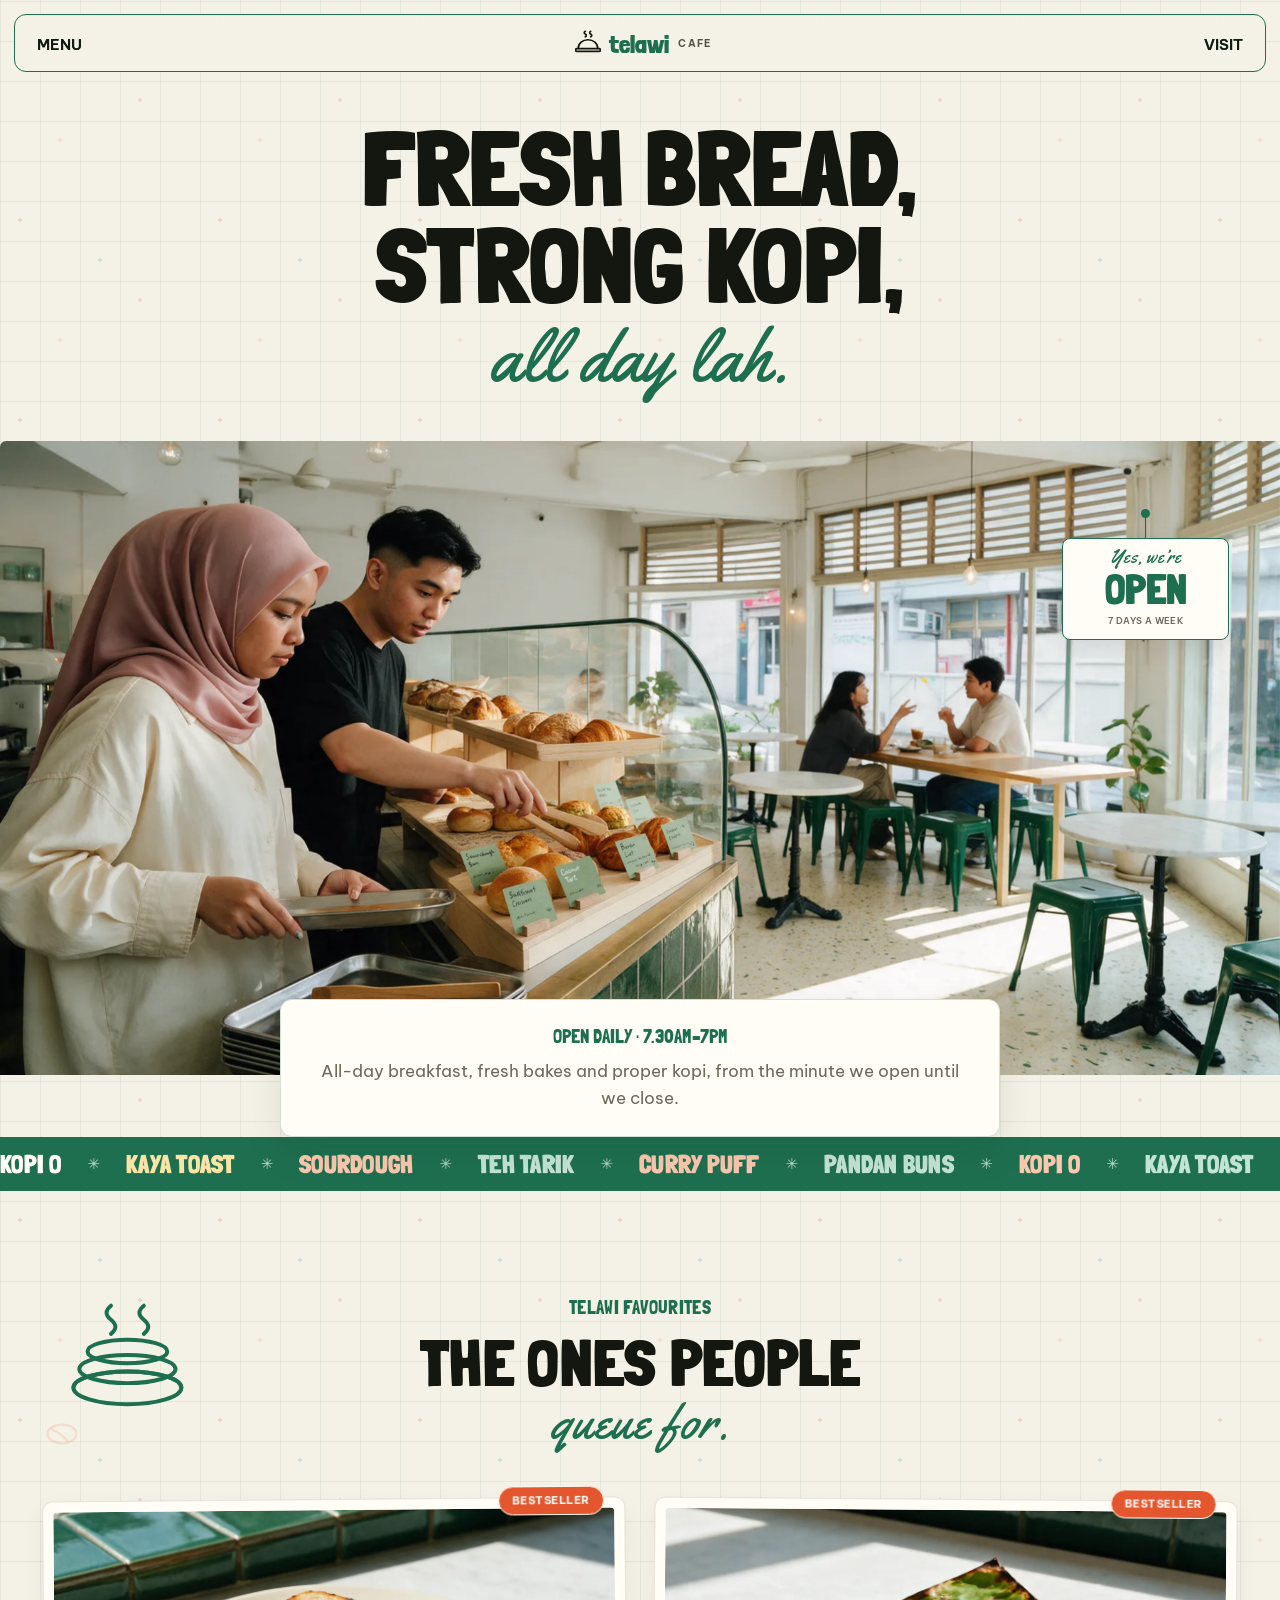
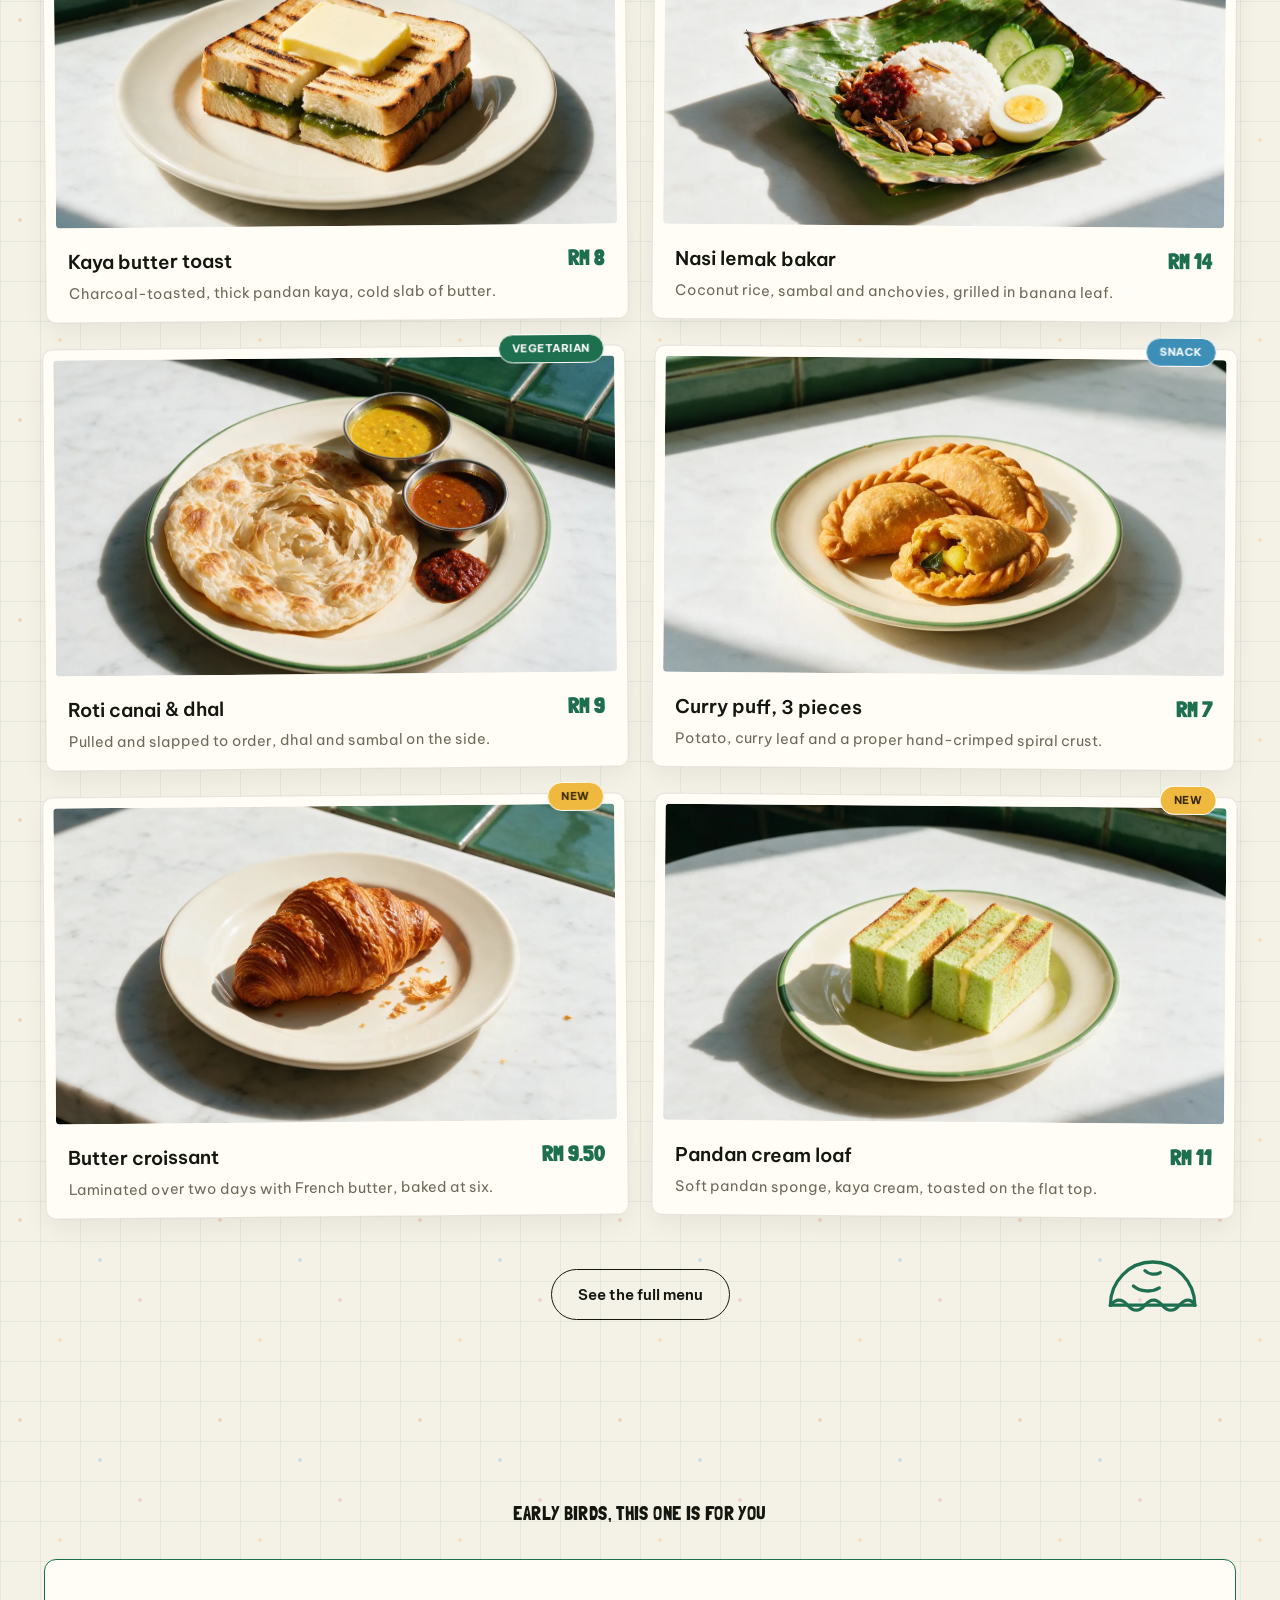
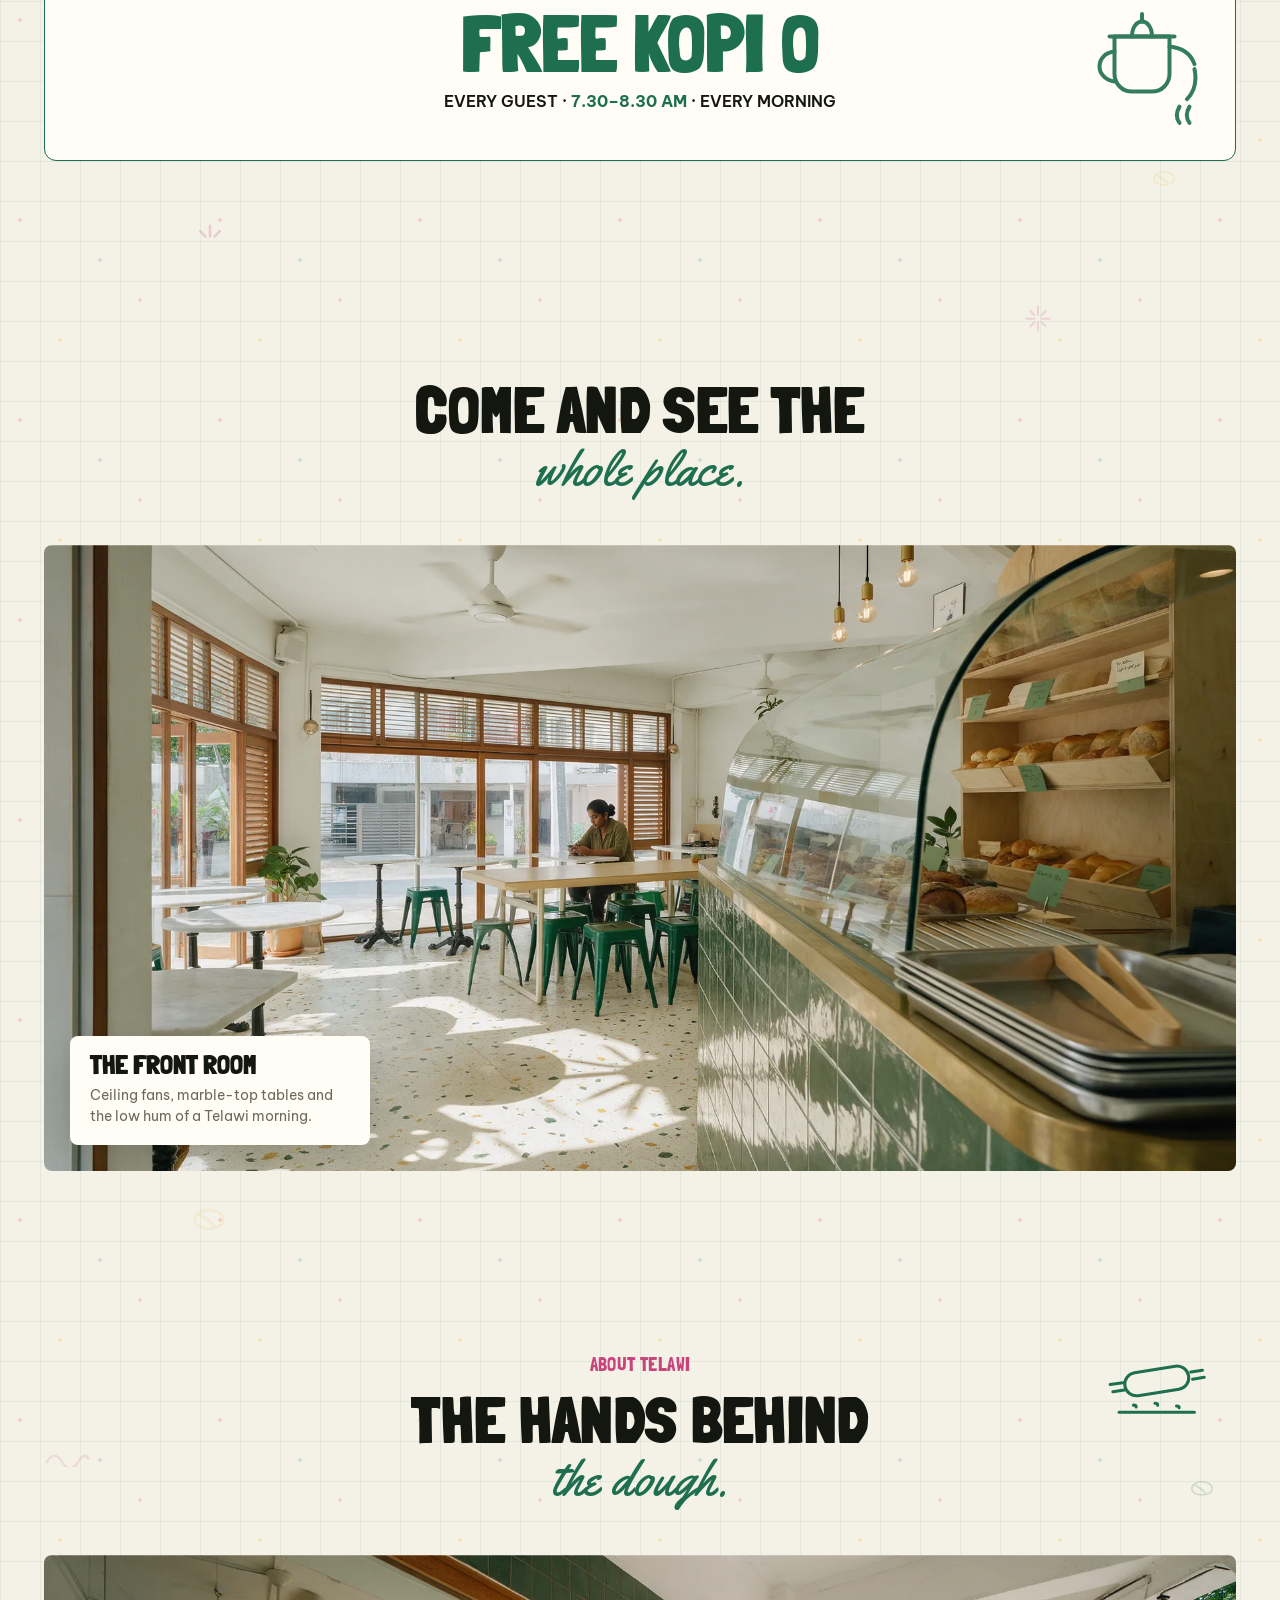
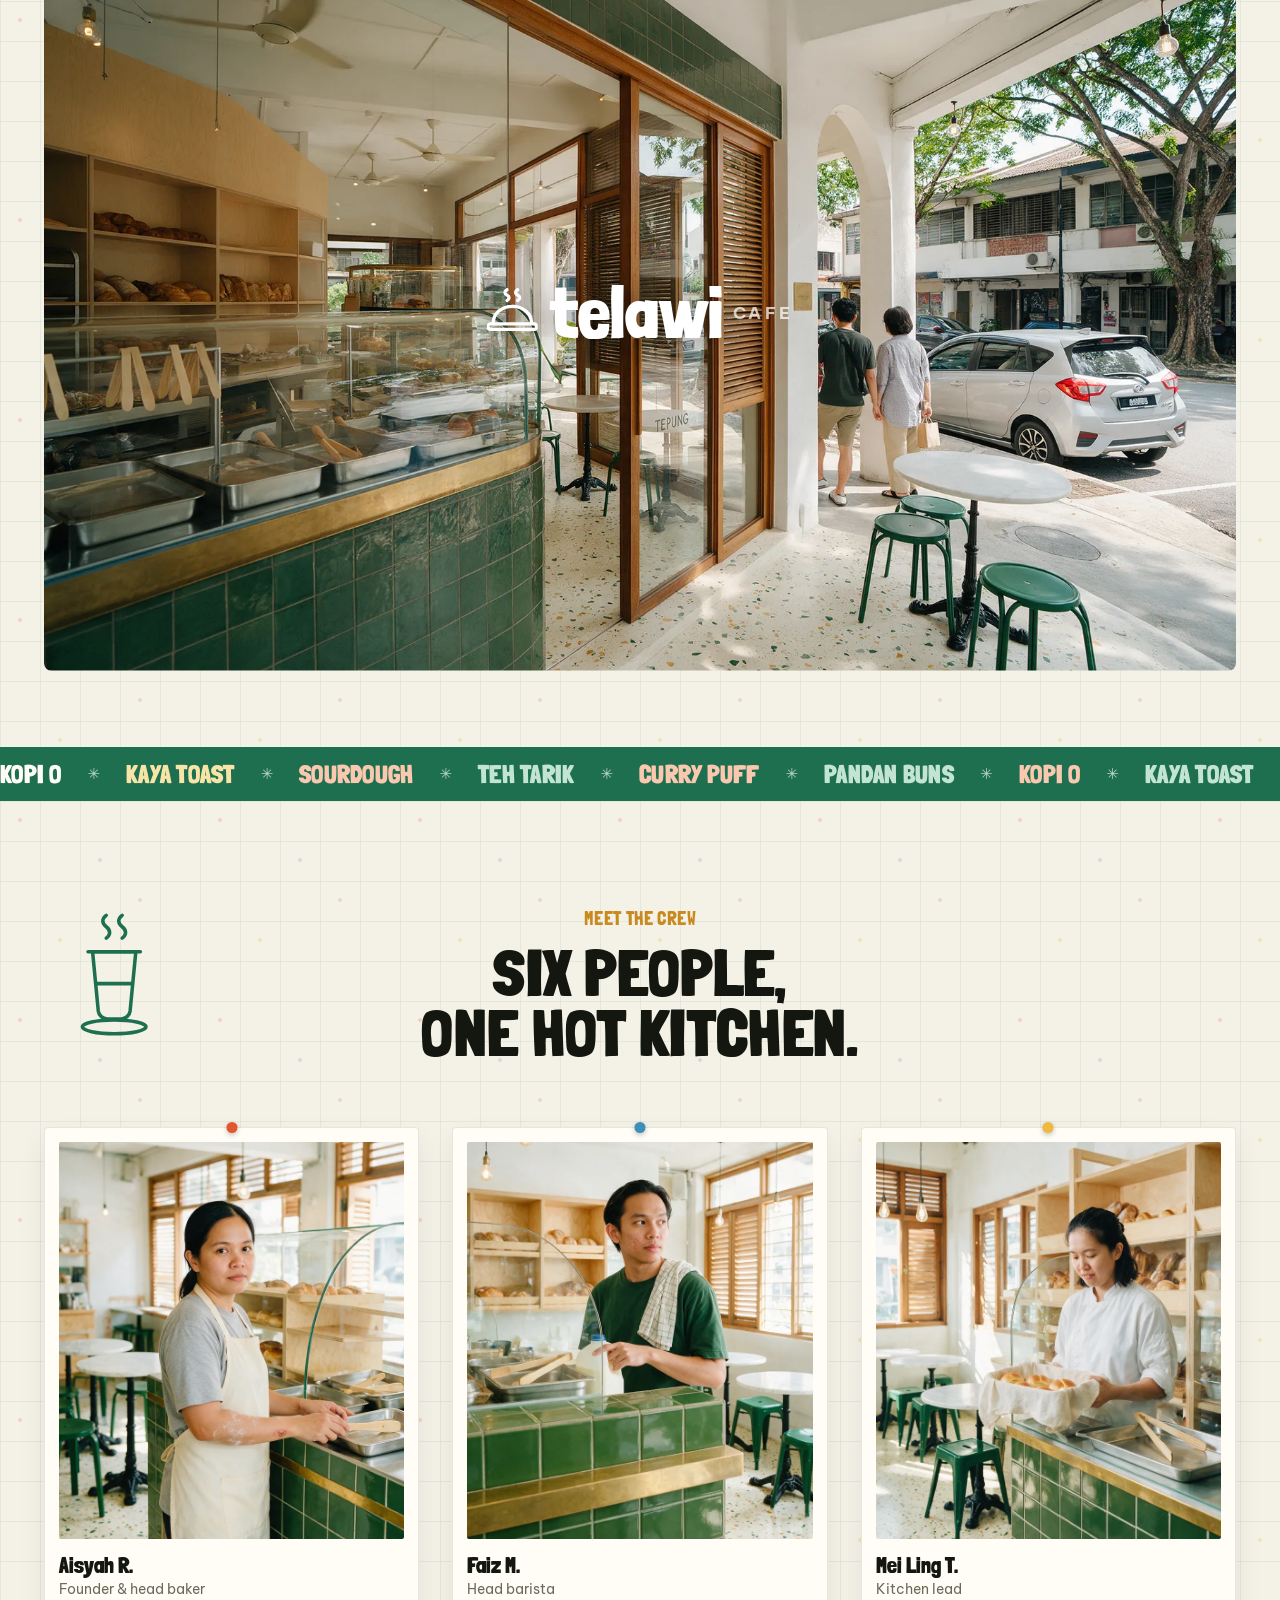
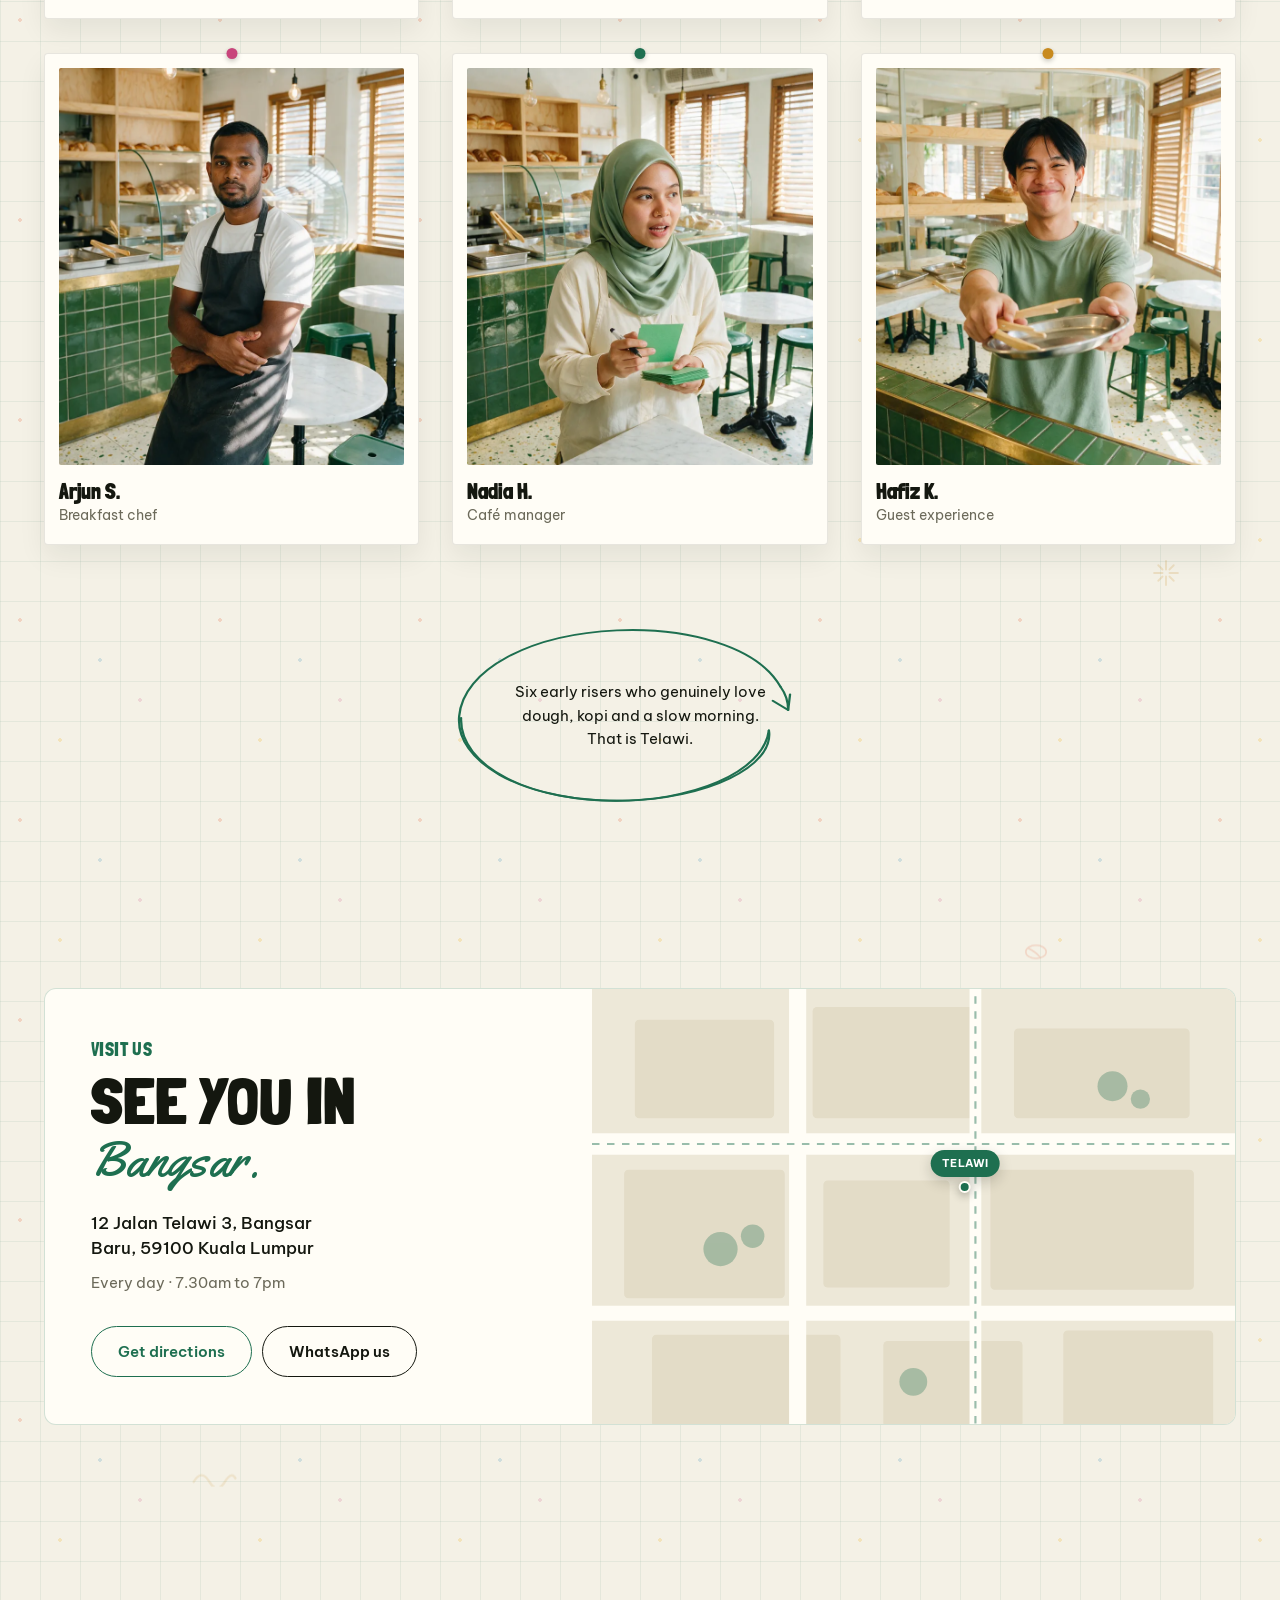
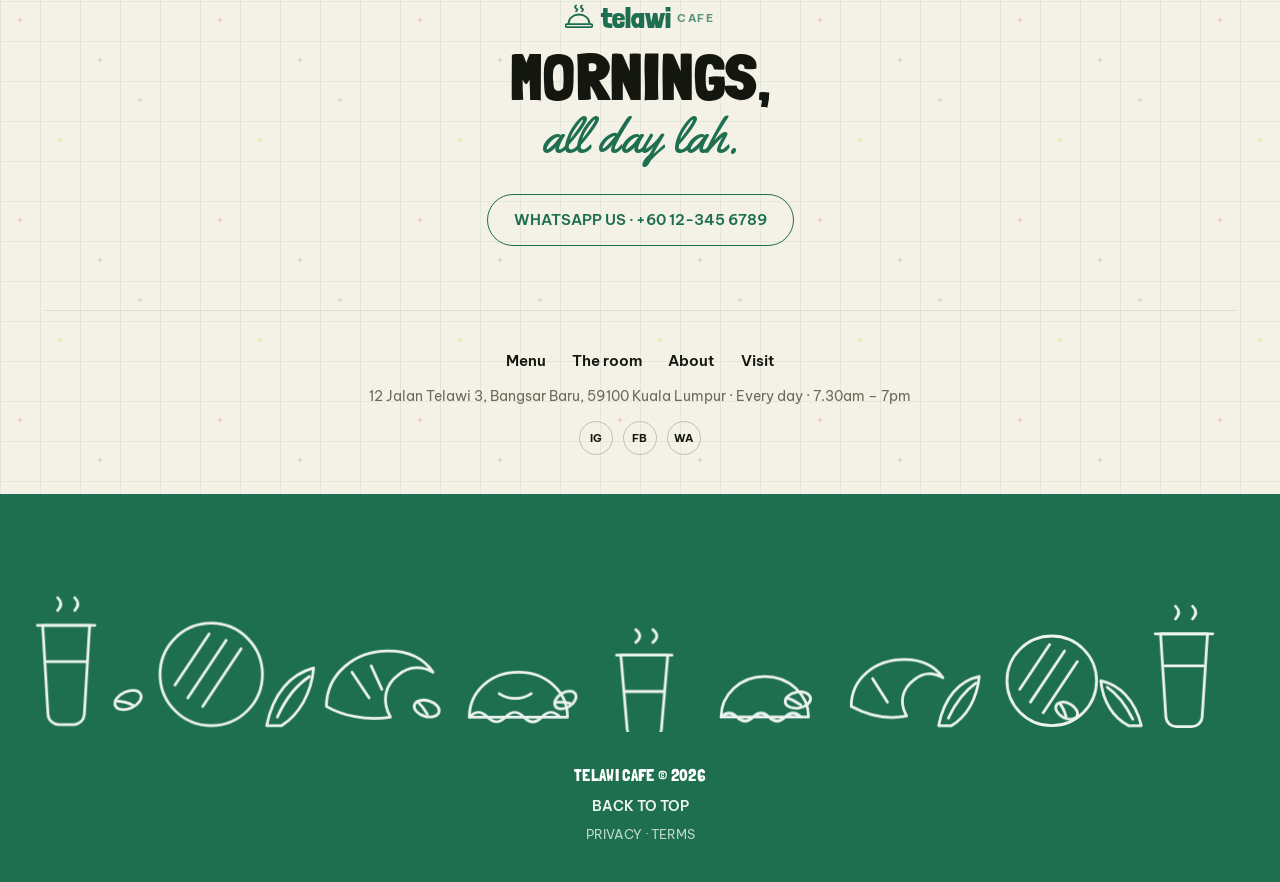
<file: index.html>
<!DOCTYPE html>
<html lang="en">
<head>
<meta charset="utf-8">
<meta name="viewport" content="width=device-width, initial-scale=1">
<title>Telawi Cafe &mdash; Bakery &amp; Kopi, Bangsar</title>
<meta name="description" content="An all-day bakery and kopi room on Jalan Telawi, Bangsar. Fresh bread, strong kopi and breakfast that never stops at eleven.">
<link rel="preconnect" href="https://fonts.googleapis.com">
<link rel="preconnect" href="https://fonts.gstatic.com" crossorigin>
<link href="https://fonts.googleapis.com/css2?family=Londrina+Solid:wght@400;900&family=Yellowtail&family=Be+Vietnam+Pro:wght@400;500;600;700;900&display=swap" rel="stylesheet">
<link rel="stylesheet" href="assets/css/style.css?v=1790127746">
</head>
<body>
<svg xmlns="http://www.w3.org/2000/svg" style="display:none" aria-hidden="true">

  <!-- brand mark: a steamed bun with two curls of steam -->
  <symbol id="i-mark" viewBox="0 0 48 48">
    <g fill="none" stroke="currentColor" stroke-width="3.1" stroke-linecap="round" stroke-linejoin="round">
      <path d="M6 34c0-9.4 8.1-16 18-16s18 6.6 18 16"/>
      <path d="M3.5 34.5h41a2.5 2.5 0 0 1 0 5h-41a2.5 2.5 0 0 1 0-5Z"/>
      <path d="M19 12.5c2.6-1.4 2.6-3.6 0-5s-2.6-3.6 0-5"/>
      <path d="M29 12.5c2.6-1.4 2.6-3.6 0-5s-2.6-3.6 0-5"/>
    </g>
  </symbol>

  <!-- a hand offering a torn round flatbread -->
  <symbol id="i-hand-roti" viewBox="0 0 120 96">
    <g fill="none" stroke="currentColor" stroke-width="3.4" stroke-linecap="round" stroke-linejoin="round">
      <ellipse cx="60" cy="74" rx="46" ry="14"/>
      <path d="M14 74c0-8 21-14 46-14s46 6 46 14"/>
      <ellipse cx="60" cy="58" rx="41" ry="12"/>
      <ellipse cx="60" cy="43" rx="34" ry="10"/>
      <path d="M46 28c5-4 5-8 0-12s-5-8 0-12"/>
      <path d="M74 28c5-4 5-8 0-12s-5-8 0-12"/>
    </g>
  </symbol>

  <!-- a long-spouted kettle mid-pour -->
  <symbol id="i-kettle" viewBox="0 0 120 120">
    <g fill="none" stroke="currentColor" stroke-width="3.2" stroke-linecap="round" stroke-linejoin="round">
      <path d="M34 44h44v30a14 14 0 0 1-14 14H48a14 14 0 0 1-14-14Z"/>
      <path d="M30 44h52"/>
      <path d="M78 52c10 1 17 6 20 14"/>
      <path d="M34 56c-8 1-12 6-12 12s5 11 12 12"/>
      <path d="M48 44c0-8 4-12 8-12s8 4 8 12"/>
      <path d="M56 26v6"/>
      <path d="M98 70c2 10 0 18-6 24"/>
      <path d="M86 100c-3 5-3 9 0 13M94 100c-3 5-3 9 0 13"/>
    </g>
  </symbol>

  <!-- a figure carrying a takeaway cup -->
  <symbol id="i-walker" viewBox="0 0 120 90">
    <g fill="none" stroke="currentColor" stroke-width="3.4" stroke-linecap="round" stroke-linejoin="round">
      <rect x="24" y="26" width="72" height="26" rx="13" transform="rotate(-9 60 39)"/>
      <path d="M22 41 8 43M24 49 11 51" />
      <path d="M98 29l13-2M100 37l13-2"/>
      <path d="M18 74h84"/>
      <path d="M34 66c2 0 3 1 3 2M58 64c2 0 3 1 3 2M82 67c2 0 3 1 3 2"/>
    </g>
  </symbol>

  <!-- a tall glass of pulled tea on a saucer -->
  <symbol id="i-glass" viewBox="0 0 90 120">
    <g fill="none" stroke="currentColor" stroke-width="3.1" stroke-linecap="round" stroke-linejoin="round">
      <path d="M26 42h38l-5 52a8 8 0 0 1-8 7H39a8 8 0 0 1-8-7Z"/>
      <path d="M22 42h46"/>
      <path d="M29 70h32"/>
      <ellipse cx="45" cy="108" rx="28" ry="6"/>
      <path d="M38 30c4-3 4-7 0-10s-4-7 0-10"/>
      <path d="M52 30c4-3 4-7 0-10s-4-7 0-10"/>
    </g>
  </symbol>

  <!-- a stack of crimped curry puffs -->
  <symbol id="i-puff" viewBox="0 0 120 100">
    <g fill="none" stroke="currentColor" stroke-width="3.4" stroke-linecap="round" stroke-linejoin="round">
      <path d="M16 70c0-25 20-45 44-45s44 20 44 45"/>
      <path d="M16 70h88"/>
      <path d="M16 70c6-7 12-7 18 0s12 7 18 0 12-7 18 0 12 7 18 0 12-7 16 0"/>
      <path d="M40 50c7 6 19 7 27 2"/>
      <path d="M52 34c4 4 11 5 16 2"/>
    </g>
  </symbol>

  <!-- rough circled highlight with an arrow tail -->
  <symbol id="i-scribble" viewBox="0 0 420 240" preserveAspectRatio="none">
    <g fill="none" stroke="currentColor" stroke-width="2.4" stroke-linecap="round" stroke-linejoin="round">
      <path d="M356 84C332 32 258 8 186 12 96 17 26 62 22 122c-4 58 64 106 156 108 86 2 160-36 166-90"/>
      <path d="M344 140c6 46-64 88-152 90-96 2-170-44-168-106"/>
      <path d="M356 84c6 10 8 20 8 30"/>
      <path d="M364 114l-16-12M364 114l2-20"/>
    </g>
  </symbol>

  <symbol id="i-bean" viewBox="0 0 40 28">
    <g fill="none" stroke="currentColor" stroke-width="2.6" stroke-linecap="round">
      <ellipse cx="20" cy="14" rx="17" ry="11"/>
      <path d="M7 8c8 4 14 8 19 14"/>
    </g>
  </symbol>
  <symbol id="i-spark" viewBox="0 0 40 40">
    <g fill="none" stroke="currentColor" stroke-width="2.8" stroke-linecap="round">
      <path d="M20 3v12M20 25v12M3 20h12M25 20h12"/>
      <path d="M9 9l6 6M25 25l6 6M31 9l-6 6M15 25l-6 6"/>
    </g>
  </symbol>
  <symbol id="i-steam" viewBox="0 0 28 44">
    <g fill="none" stroke="currentColor" stroke-width="3" stroke-linecap="round">
      <path d="M14 41c6-5 6-10 0-15s-6-10 0-15S20 6 14 2"/>
    </g>
  </symbol>
  <symbol id="i-squig" viewBox="0 0 60 20">
    <path d="M2 14c6-10 12-10 18 0s12 10 18 0 10-8 12-4" fill="none" stroke="currentColor" stroke-width="2.8" stroke-linecap="round"/>
  </symbol>
</svg>


<div class="nav-fixed">
  <nav class="nav" aria-label="Primary">
    <a class="nav__link" href="menu.html"><span>MENU</span><span aria-hidden="true">MENU</span></a>
    <a class="nav__logo" href="index.html" aria-label="Telawi Cafe, home">
      <svg aria-hidden="true"><use href="#i-mark"></use></svg>
      <b>telawi</b><i>cafe</i>
    </a>
    <a class="nav__link" href="#visit"><span>VISIT</span><span aria-hidden="true">VISIT</span></a>
  </nav>
</div>

<main id="top">

  <!-- ============================================================ HERO -->
  <section class="hero">
    <div class="hero__head wrap">
      <h1 class="display h1 rv" data-hero>FRESH BREAD,<br>STRONG KOPI,<span class="script">all day lah.</span></h1>
    </div>

    <div class="hero__band rv-img" data-hero>
      <img src="assets/img/hero.webp?v=1790127746" alt="A long shared table in the Telawi Cafe dining room, mid-morning" fetchpriority="high">
      <div class="open-sign">
        <span class="open-sign__pin"></span>
        <span class="open-sign__str"></span>
        <div class="open-sign__card">
          <i>Yes, we&rsquo;re</i>
          <strong>OPEN</strong>
          <em>7 DAYS A WEEK</em>
        </div>
      </div>
    </div>

    <div class="wrap">
      <div class="hero__caption rv" data-hero>
        <p class="hero__hours">OPEN DAILY &middot; 7.30AM&ndash;7PM</p>
        <p class="lede">All-day breakfast, fresh bakes and proper kopi, from the minute we open until we close.</p>
      </div>
    </div>
  </section>

  <div class="ticker" aria-hidden="true"><div class="ticker__track"><span>KOPI O</span><i>&#10035;</i><span>KAYA TOAST</span><i>&#10035;</i><span>SOURDOUGH</span><i>&#10035;</i><span>TEH TARIK</span><i>&#10035;</i><span>CURRY PUFF</span><i>&#10035;</i><span>PANDAN BUNS</span><i>&#10035;</i></div></div>

  <!-- ====================================================== FAVOURITES -->
  <section class="sec" id="favourites">
    <div class="wrap">
      <header class="sec-head">
        <span class="doodle doodle--fav" aria-hidden="true"><svg viewBox="0 0 120 96"><use href="#i-hand-roti"></use></svg></span>
        <p class="eyebrow eyebrow--accent rv">TELAWI FAVOURITES</p>
        <h2 class="display h2 rv">THE ONES PEOPLE<span class="script">queue for.</span></h2>
      </header>

      <div class="cards" data-stagger="80">
      <article class="card rv-img">
        <span class="card__tag">BESTSELLER</span>
        <div class="card__media"><img src="assets/img/fav-kaya-toast.webp?v=1790127746" alt="Kaya butter toast" loading="lazy"></div>
        <div class="card__row"><h3>Kaya butter toast</h3><span class="card__price">RM 8</span></div>
        <p class="card__desc">Charcoal-toasted, thick pandan kaya, cold slab of butter.</p>
      </article>
      <article class="card rv-img">
        <span class="card__tag">BESTSELLER</span>
        <div class="card__media"><img src="assets/img/fav-nasi-lemak.webp?v=1790127746" alt="Nasi lemak bakar" loading="lazy"></div>
        <div class="card__row"><h3>Nasi lemak bakar</h3><span class="card__price">RM 14</span></div>
        <p class="card__desc">Coconut rice, sambal and anchovies, grilled in banana leaf.</p>
      </article>
      <article class="card rv-img">
        <span class="card__tag" data-tone="veg">VEGETARIAN</span>
        <div class="card__media"><img src="assets/img/fav-roti-canai.webp?v=1790127746" alt="Roti canai &amp; dhal" loading="lazy"></div>
        <div class="card__row"><h3>Roti canai &amp; dhal</h3><span class="card__price">RM 9</span></div>
        <p class="card__desc">Pulled and slapped to order, dhal and sambal on the side.</p>
      </article>
      <article class="card rv-img">
        <span class="card__tag" data-tone="halal">SNACK</span>
        <div class="card__media"><img src="assets/img/fav-curry-puff.webp?v=1790127746" alt="Curry puff, 3 pieces" loading="lazy"></div>
        <div class="card__row"><h3>Curry puff, 3 pieces</h3><span class="card__price">RM 7</span></div>
        <p class="card__desc">Potato, curry leaf and a proper hand-crimped spiral crust.</p>
      </article>
      <article class="card rv-img">
        <span class="card__tag" data-tone="new">NEW</span>
        <div class="card__media"><img src="assets/img/fav-croissant.webp?v=1790127746" alt="Butter croissant" loading="lazy"></div>
        <div class="card__row"><h3>Butter croissant</h3><span class="card__price">RM 9.50</span></div>
        <p class="card__desc">Laminated over two days with French butter, baked at six.</p>
      </article>
      <article class="card rv-img">
        <span class="card__tag" data-tone="new">NEW</span>
        <div class="card__media"><img src="assets/img/fav-pandan-loaf.webp?v=1790127746" alt="Pandan cream loaf" loading="lazy"></div>
        <div class="card__row"><h3>Pandan cream loaf</h3><span class="card__price">RM 11</span></div>
        <p class="card__desc">Soft pandan sponge, kaya cream, toasted on the flat top.</p>
      </article>
      </div>

      <div class="cards-cta" style="position:relative">
        <span class="doodle doodle--menucta" aria-hidden="true"><svg viewBox="0 0 120 100"><use href="#i-puff"></use></svg></span>
        <a class="btn rv" href="menu.html">See the full menu</a>
      </div>
    </div>
  </section>

  <!-- ====================================================== FREE KOPI -->
  <section class="sec--tight" style="padding-bottom:clamp(48px,6vw,84px)">
    <div class="wrap">
      <p class="eyebrow promo-eyebrow rv">EARLY BIRDS, THIS ONE IS FOR YOU</p>
      <div class="promo rv">
        <p class="promo__big">FREE KOPI O</p>
        <p class="promo__sub">EVERY GUEST &middot; <b>7.30&ndash;8.30 AM</b> &middot; EVERY MORNING</p>
        <span class="promo__art" aria-hidden="true"><svg viewBox="0 0 120 120" style="width:100%;height:auto;color:var(--accent)"><use href="#i-kettle"></use></svg></span>
      </div>
    </div>
  </section>

  <!-- ===================================================== THE ROOM -->
  <section class="sec" id="room">
    <div class="wrap">
      <header class="sec-head">
        <p class="eyebrow eyebrow--accent rv">THE ROOM</p>
        <h2 class="display h2 rv">COME AND SEE THE<span class="script">whole place.</span></h2>
      </header>

      <figure class="shot rv-img">
        <img src="assets/img/room.webp?v=1790127746" alt="The Telawi Cafe front room: shared tables, ceiling fans and morning light" loading="lazy">
        <figcaption class="shot__note">
          <h3>THE FRONT ROOM</h3>
          <p>Ceiling fans, marble-top tables and the low hum of a Telawi morning.</p>
        </figcaption>
      </figure>
    </div>
  </section>

  <!-- ======================================================== ABOUT -->
  <section class="sec--tight" id="about">
    <div class="wrap">
      <header class="sec-head">
        <span class="doodle doodle--about" aria-hidden="true"><svg viewBox="0 0 120 90"><use href="#i-walker"></use></svg></span>
        <p class="eyebrow eyebrow--accent rv">ABOUT TELAWI</p>
        <h2 class="display h2 rv">THE HANDS BEHIND<span class="script">the dough.</span></h2>
      </header>

      <figure class="front rv-img">
        <img src="assets/img/storefront.webp?v=1790127746" alt="The Telawi Cafe shopfront on Jalan Telawi" loading="lazy">
        <div class="front__mark"><svg aria-hidden="true"><use href="#i-mark"></use></svg><b>telawi</b><i>cafe</i></div>
      </figure>
    </div>
  </section>

  <div class="ticker" aria-hidden="true"><div class="ticker__track"><span>KOPI O</span><i>&#10035;</i><span>KAYA TOAST</span><i>&#10035;</i><span>SOURDOUGH</span><i>&#10035;</i><span>TEH TARIK</span><i>&#10035;</i><span>CURRY PUFF</span><i>&#10035;</i><span>PANDAN BUNS</span><i>&#10035;</i></div></div>

  <!-- ========================================================= TEAM -->
  <section class="sec" id="crew">
    <div class="wrap">
      <header class="sec-head">
        <span class="doodle doodle--team" aria-hidden="true"><svg viewBox="0 0 90 120"><use href="#i-glass"></use></svg></span>
        <p class="eyebrow eyebrow--accent rv">MEET THE CREW</p>
        <h2 class="display h2 rv" style="max-width:18ch">SIX PEOPLE,<br>ONE HOT KITCHEN.</h2>
      </header>

      <div class="team" data-stagger="75">
      <article class="polaroid rv-img">
        <div class="polaroid__media"><img src="assets/img/crew-aisyah.webp?v=1790127746" alt="Aisyah R., Founder &amp; head baker" loading="lazy"></div>
        <h3>Aisyah R.</h3>
        <p>Founder &amp; head baker</p>
      </article>
      <article class="polaroid rv-img">
        <div class="polaroid__media"><img src="assets/img/crew-faiz.webp?v=1790127746" alt="Faiz M., Head barista" loading="lazy"></div>
        <h3>Faiz M.</h3>
        <p>Head barista</p>
      </article>
      <article class="polaroid rv-img">
        <div class="polaroid__media"><img src="assets/img/crew-meiling.webp?v=1790127746" alt="Mei Ling T., Kitchen lead" loading="lazy"></div>
        <h3>Mei Ling T.</h3>
        <p>Kitchen lead</p>
      </article>
      <article class="polaroid rv-img">
        <div class="polaroid__media"><img src="assets/img/crew-arjun.webp?v=1790127746" alt="Arjun S., Breakfast chef" loading="lazy"></div>
        <h3>Arjun S.</h3>
        <p>Breakfast chef</p>
      </article>
      <article class="polaroid rv-img">
        <div class="polaroid__media"><img src="assets/img/crew-nadia.webp?v=1790127746" alt="Nadia H., Caf&eacute; manager" loading="lazy"></div>
        <h3>Nadia H.</h3>
        <p>Caf&eacute; manager</p>
      </article>
      <article class="polaroid rv-img">
        <div class="polaroid__media"><img src="assets/img/crew-hafiz.webp?v=1790127746" alt="Hafiz K., Guest experience" loading="lazy"></div>
        <h3>Hafiz K.</h3>
        <p>Guest experience</p>
      </article>
      </div>

      <div class="crew-note rv">
        <svg viewBox="0 0 420 240" preserveAspectRatio="none" aria-hidden="true" style="color:var(--accent)"><use href="#i-scribble"></use></svg>
        <p>Six early risers who genuinely love dough, kopi and a slow morning. That is Telawi.</p>
      </div>
    </div>
  </section>

  <!-- ======================================================== VISIT -->
  <section class="sec--tight" id="visit">
    <div class="wrap">
      <div class="visit rv">
        <div class="visit__body">
          <p class="eyebrow eyebrow--accent">VISIT US</p>
          <h2 class="display h2" style="margin-top:6px">SEE YOU IN<span class="script">Bangsar.</span></h2>
          <p class="visit__addr">12 Jalan Telawi 3, Bangsar Baru, 59100 Kuala Lumpur</p>
          <p class="visit__hours">Every day &middot; 7.30am to 7pm</p>
          <div class="visit__links">
            <a class="btn btn--accent" href="https://maps.google.com/?q=Jalan+Telawi+3+Bangsar">Get directions</a>
            <a class="btn" href="https://wa.me/60123456789">WhatsApp us</a>
          </div>
        </div>
        <div class="visit__map" aria-label="Map of Jalan Telawi, Bangsar" role="img">
          <svg viewBox="0 0 600 420" preserveAspectRatio="xMidYMid slice" aria-hidden="true">
            <rect width="600" height="420" fill="#EDE8D8"/>
            <g fill="#E3DCC7">
              <rect x="40" y="36" width="130" height="92" rx="4"/>
              <rect x="206" y="24" width="150" height="104" rx="4"/>
              <rect x="394" y="44" width="164" height="84" rx="4"/>
              <rect x="30" y="176" width="150" height="120" rx="4"/>
              <rect x="216" y="186" width="118" height="100" rx="4"/>
              <rect x="372" y="176" width="190" height="112" rx="4"/>
              <rect x="56" y="330" width="176" height="86" rx="4"/>
              <rect x="272" y="336" width="130" height="80" rx="4"/>
              <rect x="440" y="326" width="140" height="94" rx="4"/>
            </g>
            <g stroke="#FFFDF6" fill="none" stroke-linecap="round">
              <path d="M0 152h600" stroke-width="20"/>
              <path d="M0 310h600" stroke-width="14"/>
              <path d="M192 0v420" stroke-width="16"/>
              <path d="M358 0v420" stroke-width="11"/>
            </g>
            <g stroke="#1E6F50" fill="none" stroke-width="2" opacity=".45" stroke-dasharray="7 7">
              <path d="M0 152h600"/><path d="M358 0v420"/>
            </g>
            <g fill="#1E6F50" opacity=".3">
              <circle cx="120" cy="250" r="16"/><circle cx="150" cy="238" r="11"/>
              <circle cx="486" cy="98" r="14"/><circle cx="512" cy="110" r="9"/>
              <circle cx="300" cy="374" r="13"/>
            </g>
          </svg>
          <div class="visit__pin"><span>Telawi</span><i></i></div>
        </div>
      </div>
    </div>
  </section>

</main>

<section class="foot-cta wrap" id="footer">
  <div class="foot-cta__mark rv"><svg aria-hidden="true"><use href="#i-mark"></use></svg><b>telawi</b><i>cafe</i></div>
  <h2 class="display h2 rv">MORNINGS,<span class="script">all day lah.</span></h2>
  <a class="btn btn--accent rv" href="https://wa.me/60123456789">WHATSAPP US &middot; +60 12-345 6789</a>
</section>

<div class="wrap">
  <div class="foot-nav">
    <div class="foot-nav__links">
      <a href="menu.html">Menu</a>
      <a href="index.html#room">The room</a>
      <a href="index.html#about">About</a>
      <a href="index.html#visit">Visit</a>
    </div>
    <p class="foot-nav__meta">12 Jalan Telawi 3, Bangsar Baru, 59100 Kuala Lumpur &middot; Every day &middot; 7.30am &ndash; 7pm</p>
    <div class="foot-social">
      <a href="#" aria-label="Instagram">IG</a>
      <a href="#" aria-label="Facebook">FB</a>
      <a href="https://wa.me/60123456789" aria-label="WhatsApp">WA</a>
    </div>
  </div>
</div>

<footer class="foot-band">
  <svg class="foot-band__art" viewBox="0 0 1200 180" preserveAspectRatio="xMidYMax slice" aria-hidden="true">
    <g fill="none" stroke="#ffffff" stroke-width="2.6" stroke-linecap="round" stroke-linejoin="round" opacity=".92">
      <!-- takeaway cups -->
      <g transform="translate(40,58)"><path d="M0 22h44l-5 84a10 10 0 0 1-10 9H15a10 10 0 0 1-10-9Z"/><path d="M-5 22h54"/><path d="M4 56h36"/><path d="M14 8c4-4 4-8 0-12M30 8c4-4 4-8 0-12"/></g>
      <g transform="translate(1088,66)"><path d="M0 22h44l-5 78a10 10 0 0 1-10 9H15a10 10 0 0 1-10-9Z"/><path d="M-5 22h54"/><path d="M4 52h36"/><path d="M14 8c4-4 4-8 0-12M30 8c4-4 4-8 0-12"/></g>
      <!-- round loaves with scored tops -->
      <g transform="translate(150,74)"><circle cx="48" cy="52" r="48"/><path d="M26 74 62 20M40 82 76 28M14 62 46 14"/></g>
      <g transform="translate(944,86)"><circle cx="42" cy="46" r="42"/><path d="M22 66 54 18M34 76 66 28M12 54 40 12"/></g>
      <!-- crescent rolls -->
      <g transform="translate(300,96)"><path d="M6 60c0-30 26-52 58-52 20 0 34 8 42 20-10-6-22-6-32 2-14 10-16 26-8 40-24 4-46-2-60-10Z"/><path d="M30 28 46 52M48 22 58 44"/></g>
      <g transform="translate(792,104)"><path d="M6 52c0-26 22-44 50-44 17 0 29 7 36 17-9-5-19-5-27 2-12 9-14 22-7 34-20 4-39-2-52-9Z"/><path d="M26 26 40 48"/></g>
      <!-- crimped puffs -->
      <g transform="translate(440,110)"><path d="M0 56c0-24 20-42 46-42s46 18 46 42Z"/><path d="M0 56c6-6 11-6 17 0s11 6 17 0 11-6 17 0 11 6 17 0 11-6 17 0"/><path d="M28 34c9 6 21 6 30 0"/></g>
      <g transform="translate(676,116)"><path d="M0 50c0-21 18-38 41-38s41 17 41 38Z"/><path d="M0 50c5-5 10-5 15 0s10 5 15 0 10-5 15 0 10 5 15 0 10-5 15 0"/></g>
      <!-- tall glasses on saucers -->
      <g transform="translate(570,86)"><path d="M12 22h44l-6 70a9 9 0 0 1-9 8H27a9 9 0 0 1-9-8Z"/><path d="M8 22h52"/><path d="M16 56h36"/><ellipse cx="34" cy="106" rx="32" ry="7"/><path d="M26 10c5-4 5-8 0-12M42 10c5-4 5-8 0-12"/></g>
      <!-- pandan leaf sprigs -->
      <g transform="translate(250,118)"><path d="M0 56C6 26 22 8 44 2c-2 24-14 44-30 54Z"/><path d="M10 48C18 30 28 18 40 10"/></g>
      <g transform="translate(880,126)"><path d="M0 48C5 22 19 6 38 2c-2 21-12 38-26 46Z"/><path d="M9 41C16 26 25 15 35 8"/></g>
      <g transform="translate(1030,130)"><path d="M40 44C34 20 20 6 2 2c2 20 12 35 26 42Z"/><path d="M32 38C25 24 17 14 8 8"/></g>
      <!-- coffee beans -->
      <g transform="translate(120,150)"><ellipse cx="0" cy="0" rx="13" ry="8" transform="rotate(-24)"/><path d="M-11 -4c6 3 10 6 13 10" transform="rotate(-24)"/></g>
      <g transform="translate(400,158)"><ellipse cx="0" cy="0" rx="12" ry="7.5" transform="rotate(16)"/><path d="M-10 -4c6 3 9 6 12 9" transform="rotate(16)"/></g>
      <g transform="translate(748,150)"><ellipse cx="0" cy="0" rx="12" ry="7.5" transform="rotate(-10)"/><path d="M-10 -4c6 3 9 6 12 9" transform="rotate(-10)"/></g>
      <g transform="translate(1000,160)"><ellipse cx="0" cy="0" rx="11" ry="7" transform="rotate(28)"/><path d="M-9 -3c5 2 8 5 11 8" transform="rotate(28)"/></g>
      <g transform="translate(530,150)"><ellipse cx="0" cy="0" rx="11" ry="7" transform="rotate(-32)"/><path d="M-9 -3c5 2 8 5 11 8" transform="rotate(-32)"/></g>
    </g>
  </svg>
  <div class="foot-band__end wrap">
    <b>TELAWI CAFE &copy; 2026</b>
    <a href="#top">BACK TO TOP</a>
    <small>PRIVACY &middot; TERMS</small>
  </div>
</footer>

<script src="assets/js/lenis.min.js?v=1790127746"></script>
<script src="assets/js/main.js?v=1790127746"></script>
</body>
</html>
</file>
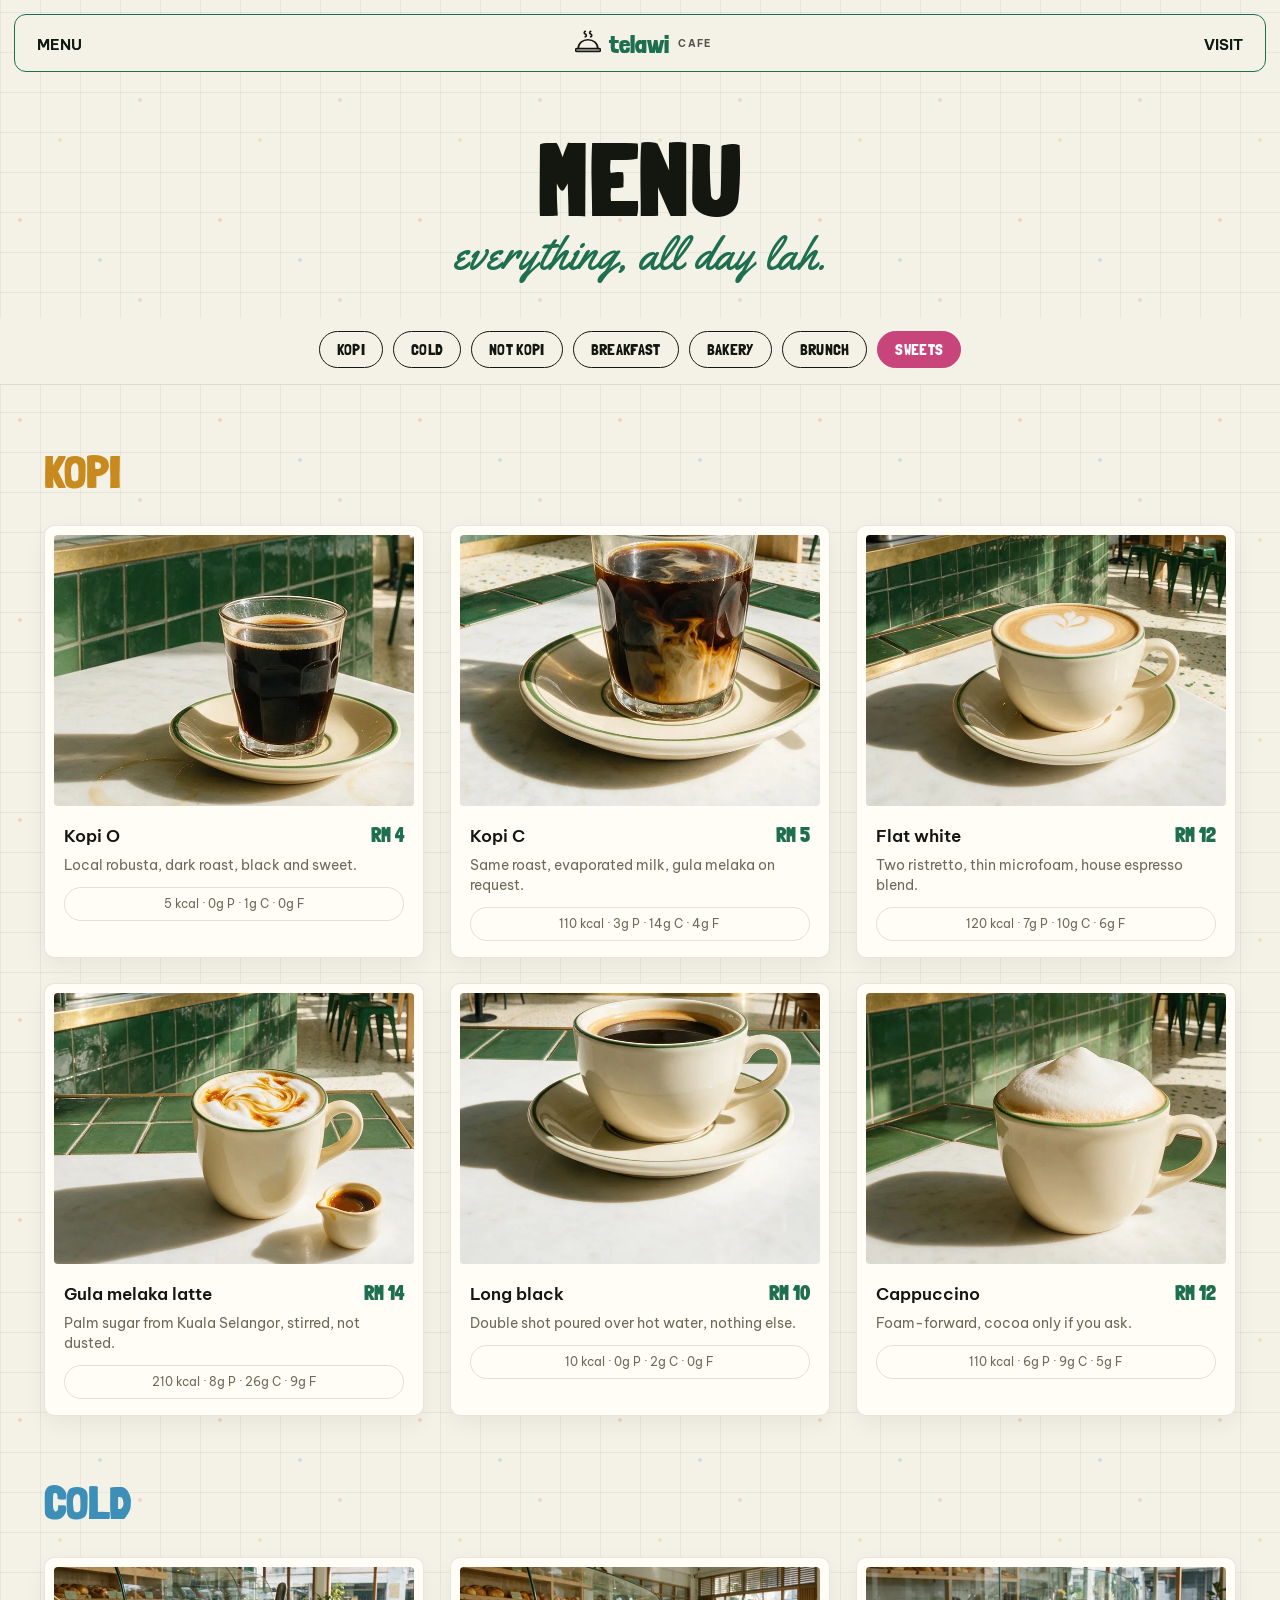
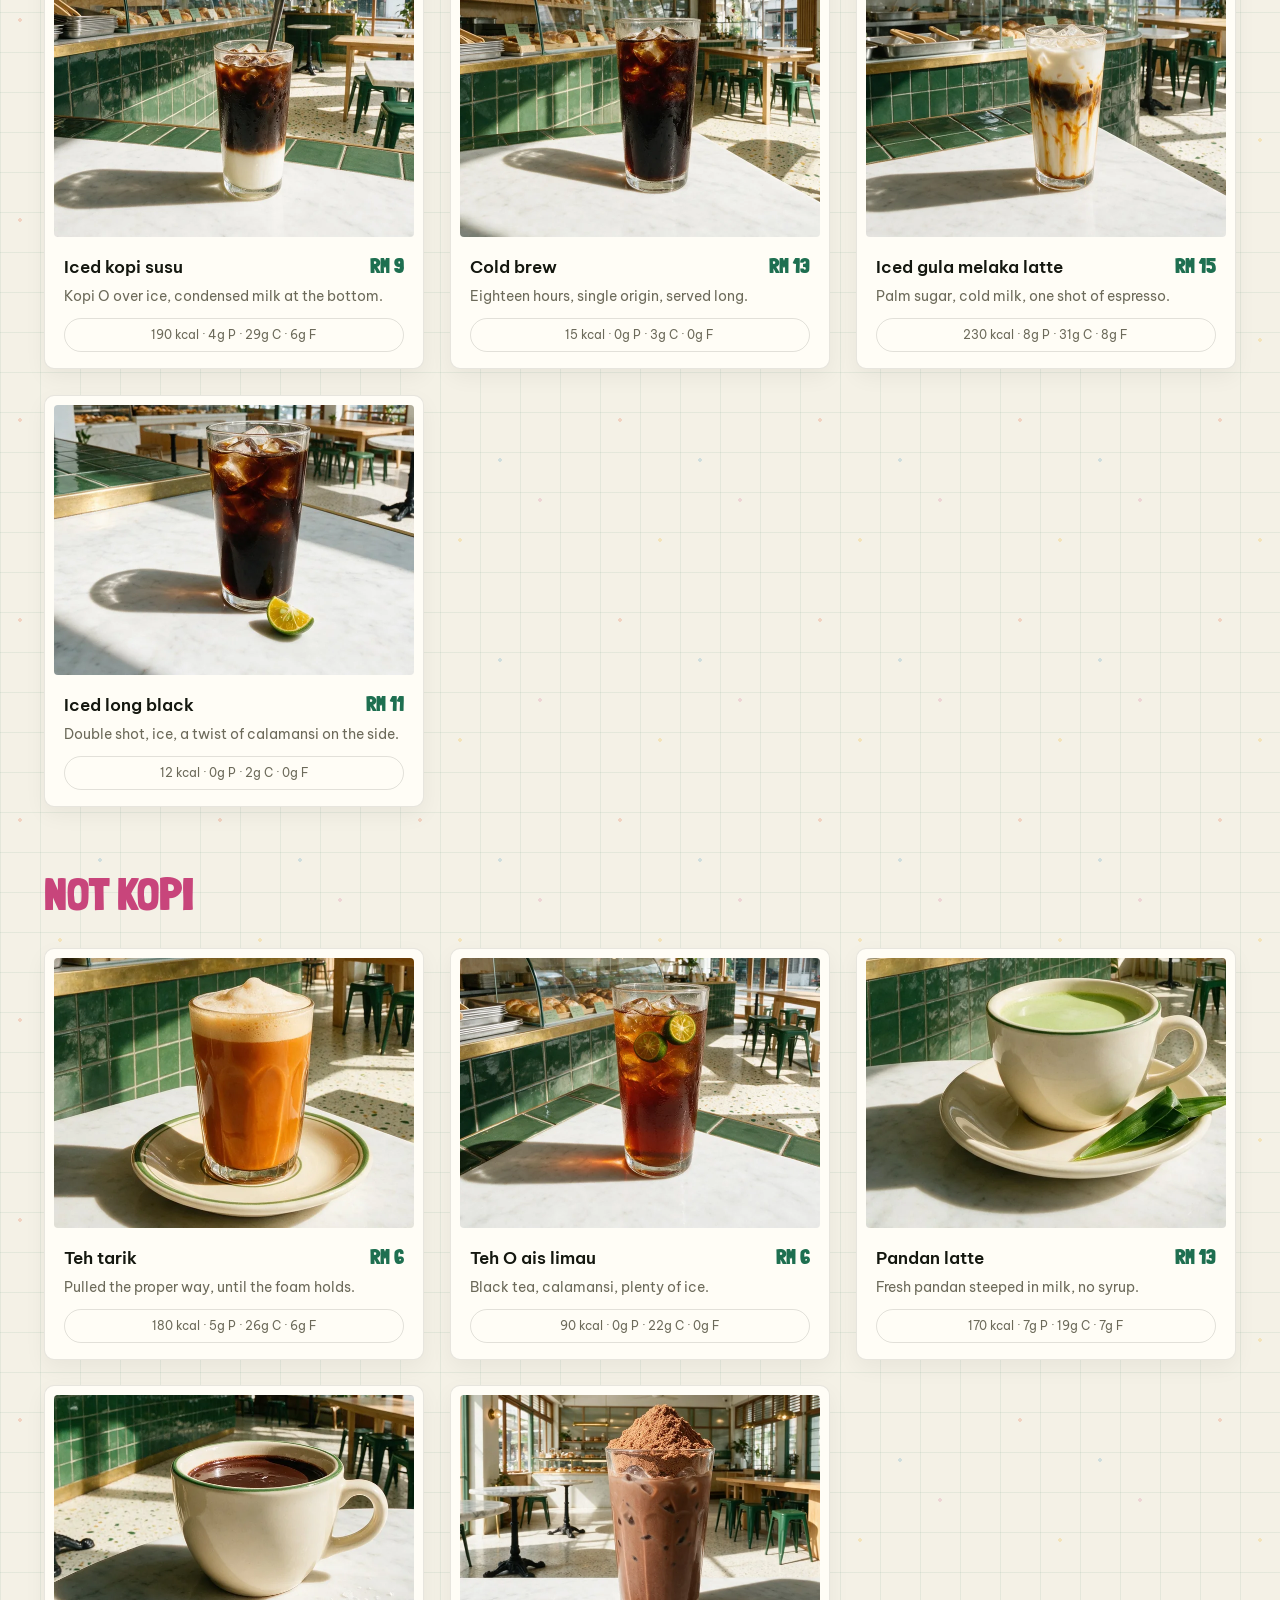
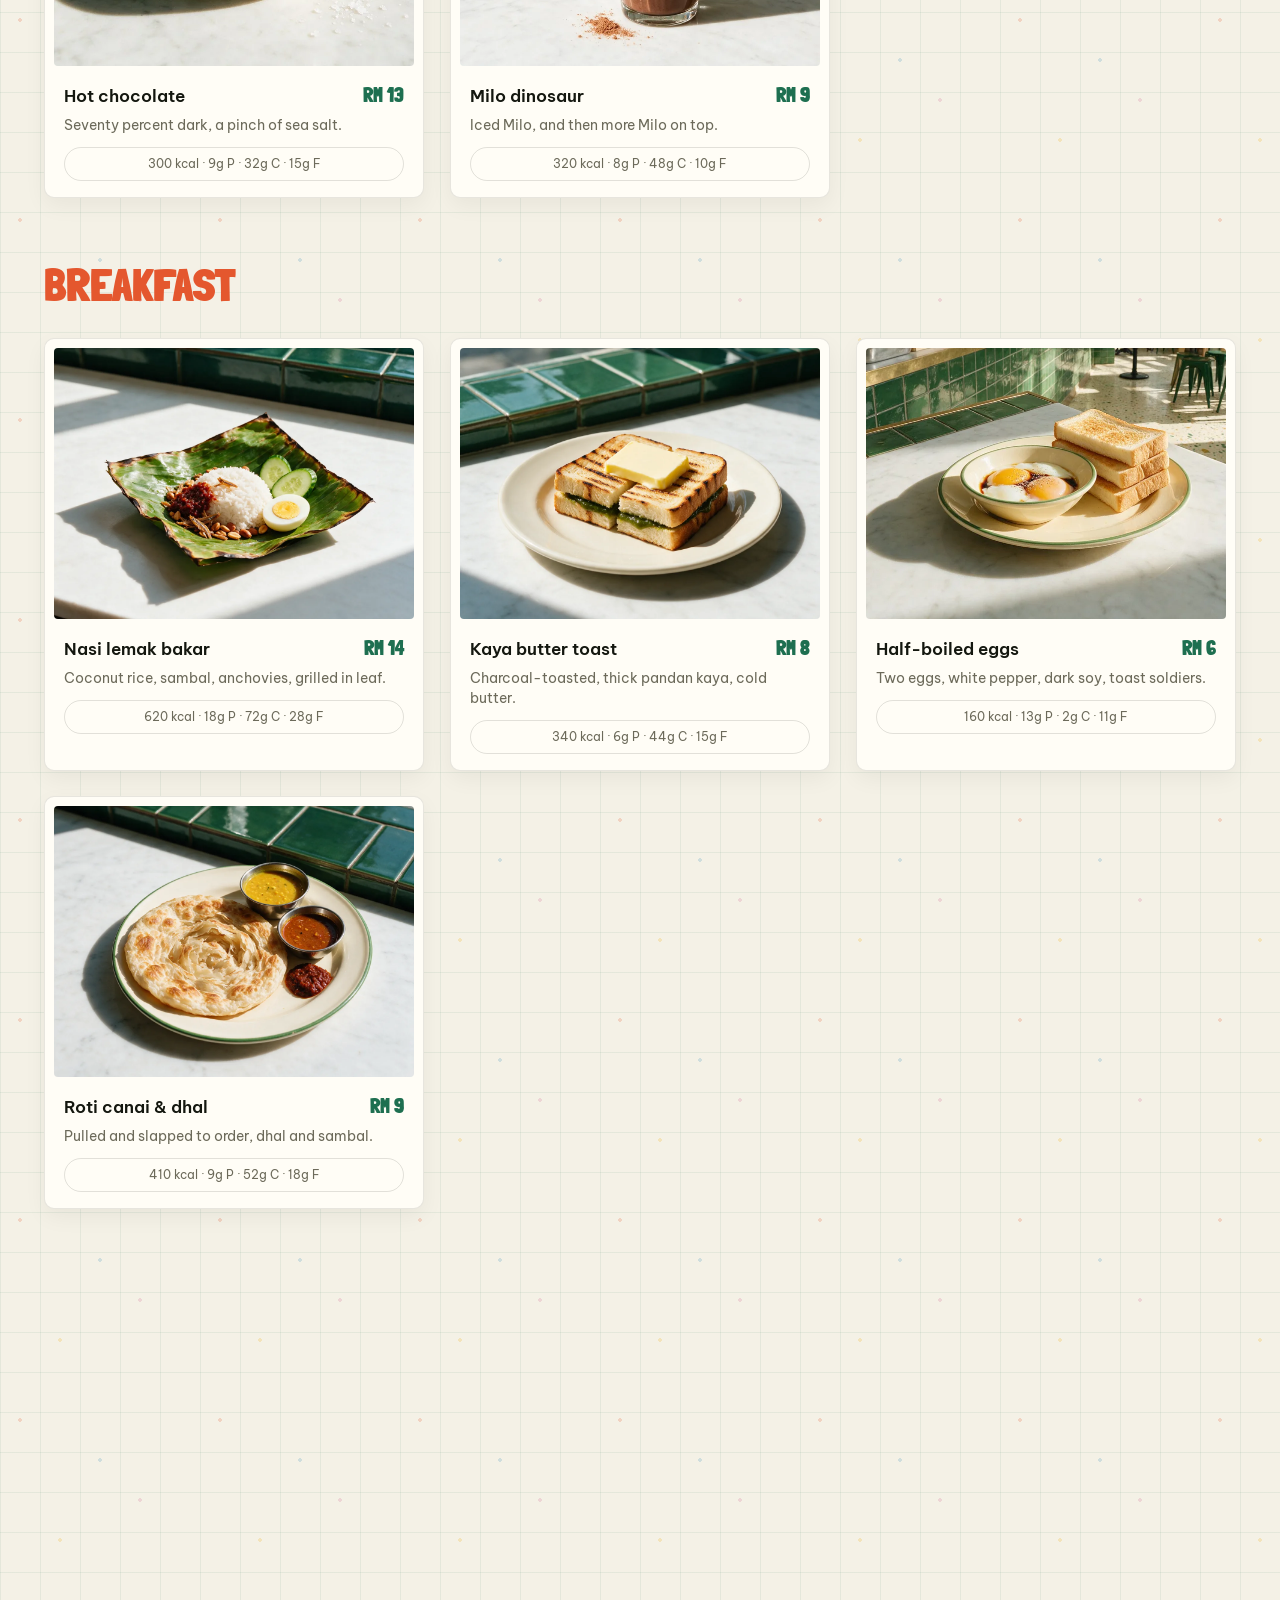
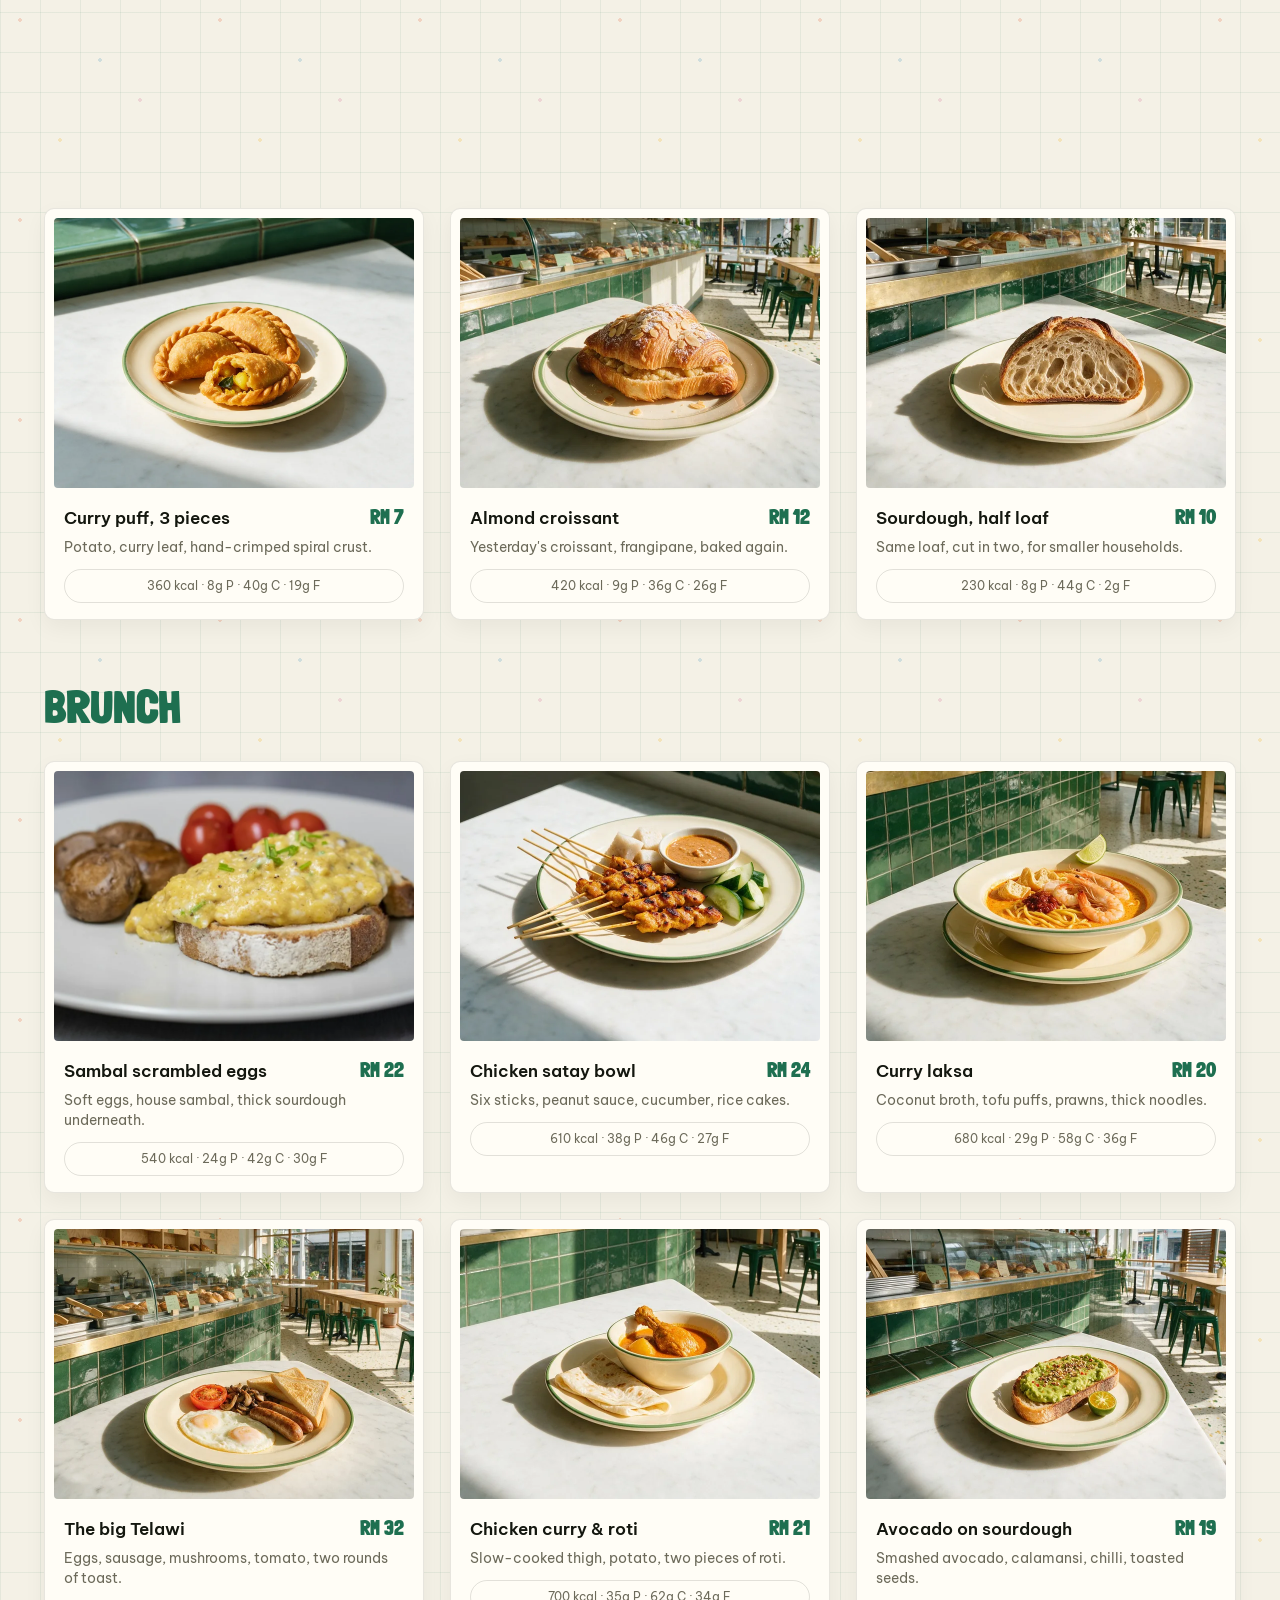
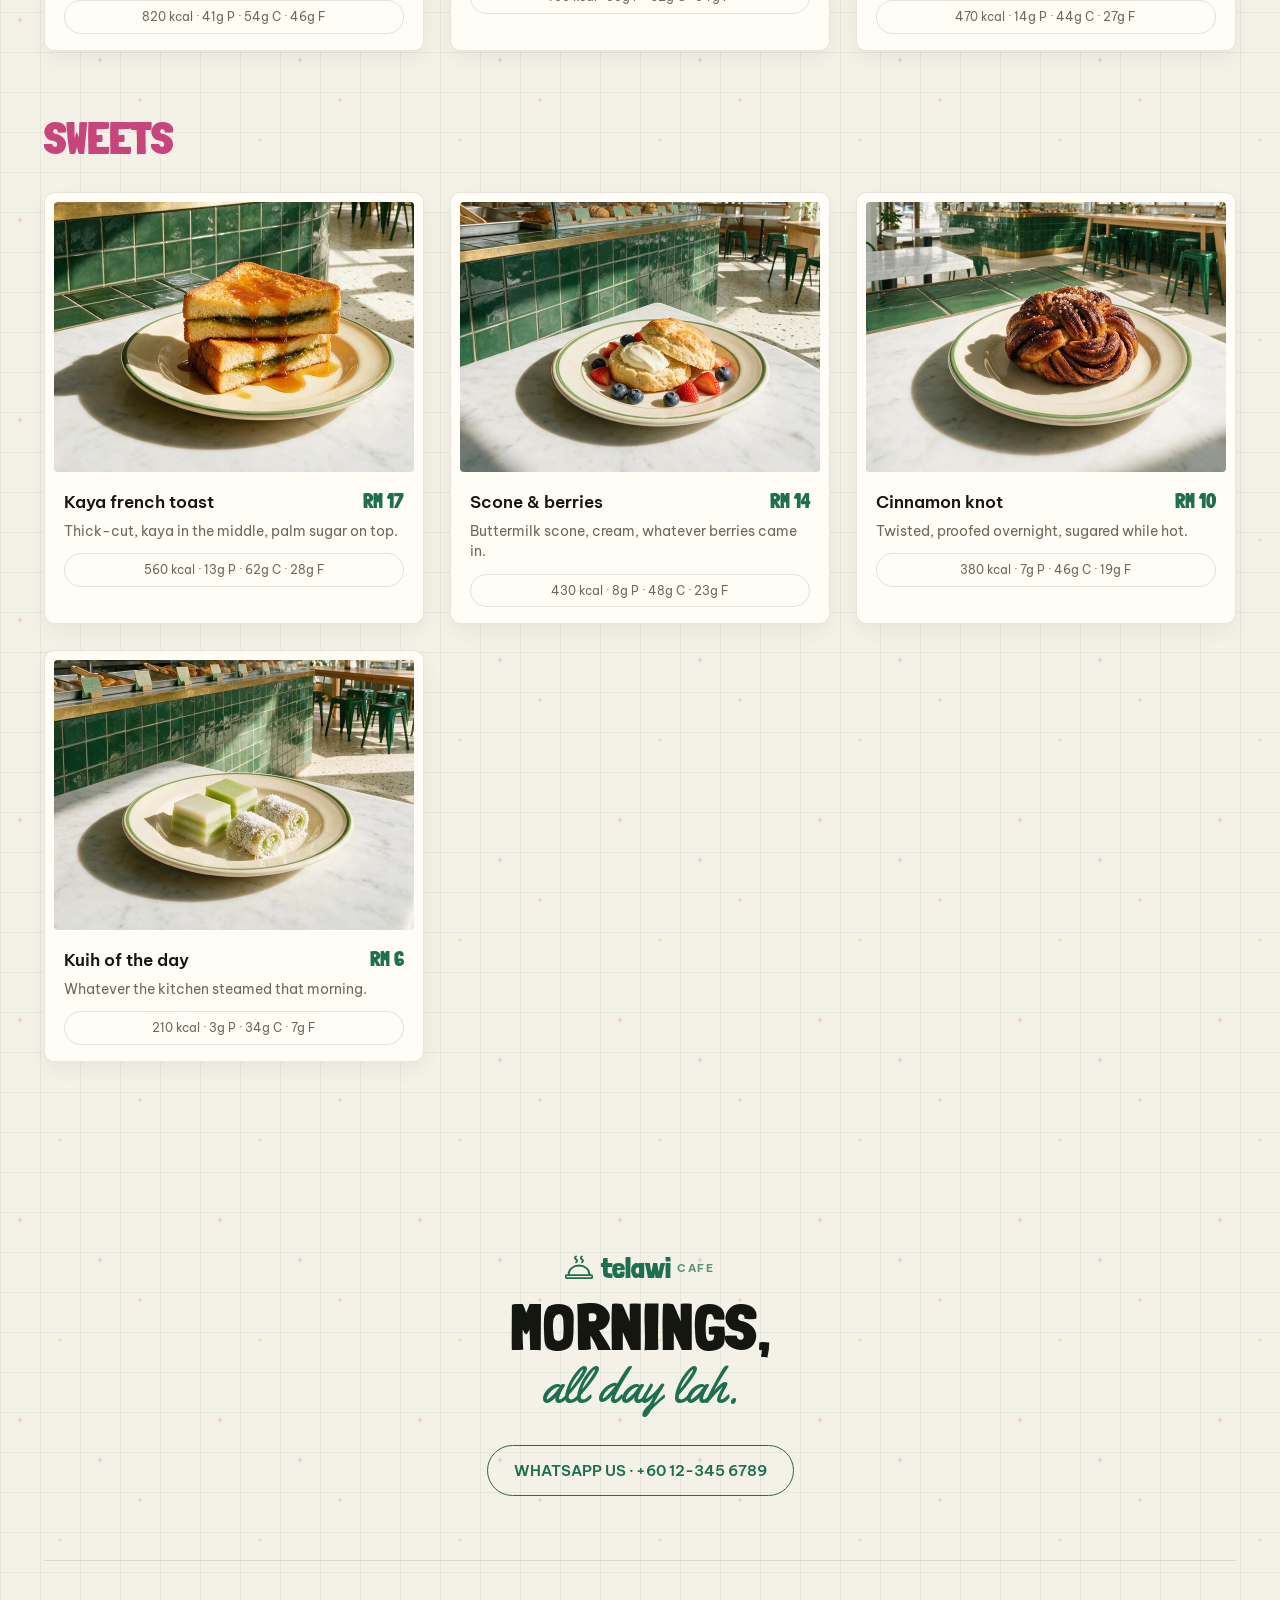
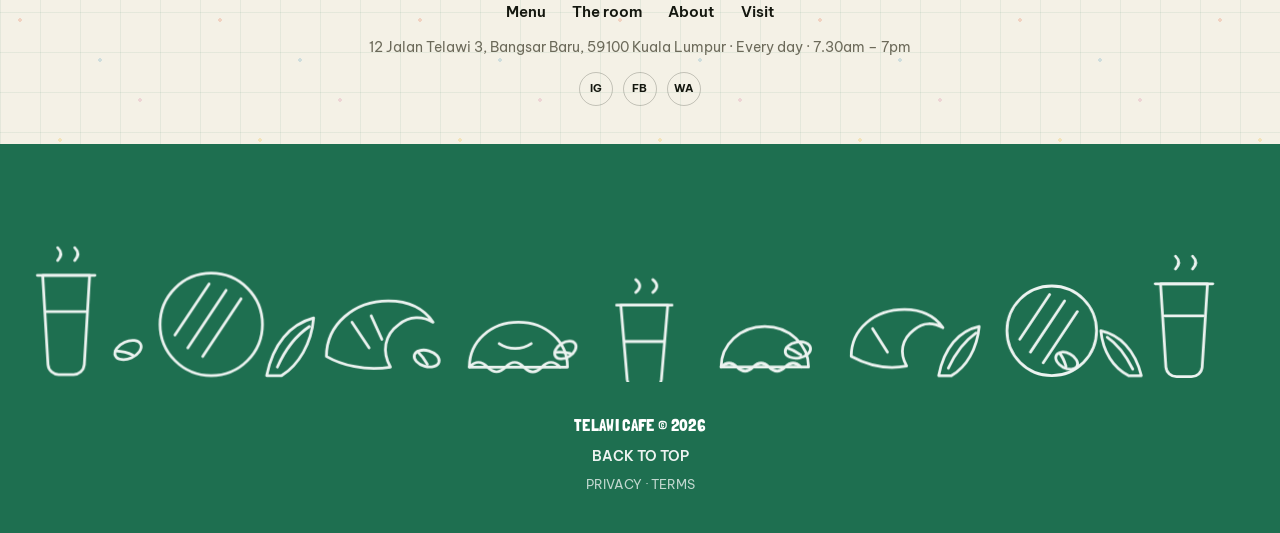
<file: menu.html>
<!DOCTYPE html>
<html lang="en">
<head>
<meta charset="utf-8">
<meta name="viewport" content="width=device-width, initial-scale=1">
<title>Menu &mdash; Telawi Cafe, Bangsar</title>
<meta name="description" content="Kopi, cold drinks, breakfast, bakery, brunch and sweets. The full Telawi Cafe menu, served 7.30am to 7pm every day.">
<link rel="preconnect" href="https://fonts.googleapis.com">
<link rel="preconnect" href="https://fonts.gstatic.com" crossorigin>
<link href="https://fonts.googleapis.com/css2?family=Londrina+Solid:wght@400;900&family=Yellowtail&family=Be+Vietnam+Pro:wght@400;500;600;700;900&display=swap" rel="stylesheet">
<link rel="stylesheet" href="assets/css/style.css?v=1790127746">
</head>
<body>
<svg xmlns="http://www.w3.org/2000/svg" style="display:none" aria-hidden="true">

  <!-- brand mark: a steamed bun with two curls of steam -->
  <symbol id="i-mark" viewBox="0 0 48 48">
    <g fill="none" stroke="currentColor" stroke-width="3.1" stroke-linecap="round" stroke-linejoin="round">
      <path d="M6 34c0-9.4 8.1-16 18-16s18 6.6 18 16"/>
      <path d="M3.5 34.5h41a2.5 2.5 0 0 1 0 5h-41a2.5 2.5 0 0 1 0-5Z"/>
      <path d="M19 12.5c2.6-1.4 2.6-3.6 0-5s-2.6-3.6 0-5"/>
      <path d="M29 12.5c2.6-1.4 2.6-3.6 0-5s-2.6-3.6 0-5"/>
    </g>
  </symbol>

  <!-- a hand offering a torn round flatbread -->
  <symbol id="i-hand-roti" viewBox="0 0 120 96">
    <g fill="none" stroke="currentColor" stroke-width="3.4" stroke-linecap="round" stroke-linejoin="round">
      <ellipse cx="60" cy="74" rx="46" ry="14"/>
      <path d="M14 74c0-8 21-14 46-14s46 6 46 14"/>
      <ellipse cx="60" cy="58" rx="41" ry="12"/>
      <ellipse cx="60" cy="43" rx="34" ry="10"/>
      <path d="M46 28c5-4 5-8 0-12s-5-8 0-12"/>
      <path d="M74 28c5-4 5-8 0-12s-5-8 0-12"/>
    </g>
  </symbol>

  <!-- a long-spouted kettle mid-pour -->
  <symbol id="i-kettle" viewBox="0 0 120 120">
    <g fill="none" stroke="currentColor" stroke-width="3.2" stroke-linecap="round" stroke-linejoin="round">
      <path d="M34 44h44v30a14 14 0 0 1-14 14H48a14 14 0 0 1-14-14Z"/>
      <path d="M30 44h52"/>
      <path d="M78 52c10 1 17 6 20 14"/>
      <path d="M34 56c-8 1-12 6-12 12s5 11 12 12"/>
      <path d="M48 44c0-8 4-12 8-12s8 4 8 12"/>
      <path d="M56 26v6"/>
      <path d="M98 70c2 10 0 18-6 24"/>
      <path d="M86 100c-3 5-3 9 0 13M94 100c-3 5-3 9 0 13"/>
    </g>
  </symbol>

  <!-- a figure carrying a takeaway cup -->
  <symbol id="i-walker" viewBox="0 0 120 90">
    <g fill="none" stroke="currentColor" stroke-width="3.4" stroke-linecap="round" stroke-linejoin="round">
      <rect x="24" y="26" width="72" height="26" rx="13" transform="rotate(-9 60 39)"/>
      <path d="M22 41 8 43M24 49 11 51" />
      <path d="M98 29l13-2M100 37l13-2"/>
      <path d="M18 74h84"/>
      <path d="M34 66c2 0 3 1 3 2M58 64c2 0 3 1 3 2M82 67c2 0 3 1 3 2"/>
    </g>
  </symbol>

  <!-- a tall glass of pulled tea on a saucer -->
  <symbol id="i-glass" viewBox="0 0 90 120">
    <g fill="none" stroke="currentColor" stroke-width="3.1" stroke-linecap="round" stroke-linejoin="round">
      <path d="M26 42h38l-5 52a8 8 0 0 1-8 7H39a8 8 0 0 1-8-7Z"/>
      <path d="M22 42h46"/>
      <path d="M29 70h32"/>
      <ellipse cx="45" cy="108" rx="28" ry="6"/>
      <path d="M38 30c4-3 4-7 0-10s-4-7 0-10"/>
      <path d="M52 30c4-3 4-7 0-10s-4-7 0-10"/>
    </g>
  </symbol>

  <!-- a stack of crimped curry puffs -->
  <symbol id="i-puff" viewBox="0 0 120 100">
    <g fill="none" stroke="currentColor" stroke-width="3.4" stroke-linecap="round" stroke-linejoin="round">
      <path d="M16 70c0-25 20-45 44-45s44 20 44 45"/>
      <path d="M16 70h88"/>
      <path d="M16 70c6-7 12-7 18 0s12 7 18 0 12-7 18 0 12 7 18 0 12-7 16 0"/>
      <path d="M40 50c7 6 19 7 27 2"/>
      <path d="M52 34c4 4 11 5 16 2"/>
    </g>
  </symbol>

  <!-- rough circled highlight with an arrow tail -->
  <symbol id="i-scribble" viewBox="0 0 420 240" preserveAspectRatio="none">
    <g fill="none" stroke="currentColor" stroke-width="2.4" stroke-linecap="round" stroke-linejoin="round">
      <path d="M356 84C332 32 258 8 186 12 96 17 26 62 22 122c-4 58 64 106 156 108 86 2 160-36 166-90"/>
      <path d="M344 140c6 46-64 88-152 90-96 2-170-44-168-106"/>
      <path d="M356 84c6 10 8 20 8 30"/>
      <path d="M364 114l-16-12M364 114l2-20"/>
    </g>
  </symbol>

  <symbol id="i-bean" viewBox="0 0 40 28">
    <g fill="none" stroke="currentColor" stroke-width="2.6" stroke-linecap="round">
      <ellipse cx="20" cy="14" rx="17" ry="11"/>
      <path d="M7 8c8 4 14 8 19 14"/>
    </g>
  </symbol>
  <symbol id="i-spark" viewBox="0 0 40 40">
    <g fill="none" stroke="currentColor" stroke-width="2.8" stroke-linecap="round">
      <path d="M20 3v12M20 25v12M3 20h12M25 20h12"/>
      <path d="M9 9l6 6M25 25l6 6M31 9l-6 6M15 25l-6 6"/>
    </g>
  </symbol>
  <symbol id="i-steam" viewBox="0 0 28 44">
    <g fill="none" stroke="currentColor" stroke-width="3" stroke-linecap="round">
      <path d="M14 41c6-5 6-10 0-15s-6-10 0-15S20 6 14 2"/>
    </g>
  </symbol>
  <symbol id="i-squig" viewBox="0 0 60 20">
    <path d="M2 14c6-10 12-10 18 0s12 10 18 0 10-8 12-4" fill="none" stroke="currentColor" stroke-width="2.8" stroke-linecap="round"/>
  </symbol>
</svg>
<div class="nav-fixed">
  <nav class="nav" aria-label="Primary">
    <a class="nav__link" href="menu.html"><span>MENU</span><span aria-hidden="true">MENU</span></a>
    <a class="nav__logo" href="index.html" aria-label="Telawi Cafe, home">
      <svg aria-hidden="true"><use href="#i-mark"></use></svg>
      <b>telawi</b><i>cafe</i>
    </a>
    <a class="nav__link" href="#visit"><span>VISIT</span><span aria-hidden="true">VISIT</span></a>
  </nav>
</div>
<main id="top">
  <section class="menu-hero wrap">
    <h1 class="display rv" data-hero>MENU<span class="script">everything, all day lah.</span></h1>
  </section>

  <div class="filters">
    <div class="wrap">
      <div class="filters__row">
        <button class="chip on" data-target="kopi">KOPI</button>
        <button class="chip" data-target="cold">COLD</button>
        <button class="chip" data-target="nonkopi">NOT KOPI</button>
        <button class="chip" data-target="breakfast">BREAKFAST</button>
        <button class="chip" data-target="bakery">BAKERY</button>
        <button class="chip" data-target="brunch">BRUNCH</button>
        <button class="chip" data-target="sweets">SWEETS</button>
      </div>
    </div>
  </div>

  <div class="wrap" style="padding-bottom:clamp(56px,7vw,96px)">
      <section class="menu-group" id="kopi">
        <h2 class="menu-group__title rv">KOPI</h2>
        <div class="menu-grid" data-stagger="55">
          <article class="mcard rv-img">
            <div class="mcard__media"><img src="assets/img/menu-kopi-o.webp?v=1790127746" alt="Kopi O" loading="lazy"></div>
            <div class="mcard__row"><h3>Kopi O</h3><span>RM 4</span></div>
            <p class="mcard__desc">Local robusta, dark roast, black and sweet.</p>
            <p class="mcard__meta">5 kcal &middot; 0g P &middot; 1g C &middot; 0g F</p>
          </article>
          <article class="mcard rv-img">
            <div class="mcard__media"><img src="assets/img/menu-kopi-c.webp?v=1790127746" alt="Kopi C" loading="lazy"></div>
            <div class="mcard__row"><h3>Kopi C</h3><span>RM 5</span></div>
            <p class="mcard__desc">Same roast, evaporated milk, gula melaka on request.</p>
            <p class="mcard__meta">110 kcal &middot; 3g P &middot; 14g C &middot; 4g F</p>
          </article>
          <article class="mcard rv-img">
            <div class="mcard__media"><img src="assets/img/menu-flat-white.webp?v=1790127746" alt="Flat white" loading="lazy"></div>
            <div class="mcard__row"><h3>Flat white</h3><span>RM 12</span></div>
            <p class="mcard__desc">Two ristretto, thin microfoam, house espresso blend.</p>
            <p class="mcard__meta">120 kcal &middot; 7g P &middot; 10g C &middot; 6g F</p>
          </article>
          <article class="mcard rv-img">
            <div class="mcard__media"><img src="assets/img/menu-gula-melaka-latte.webp?v=1790127746" alt="Gula melaka latte" loading="lazy"></div>
            <div class="mcard__row"><h3>Gula melaka latte</h3><span>RM 14</span></div>
            <p class="mcard__desc">Palm sugar from Kuala Selangor, stirred, not dusted.</p>
            <p class="mcard__meta">210 kcal &middot; 8g P &middot; 26g C &middot; 9g F</p>
          </article>
          <article class="mcard rv-img">
            <div class="mcard__media"><img src="assets/img/menu-long-black.webp?v=1790127746" alt="Long black" loading="lazy"></div>
            <div class="mcard__row"><h3>Long black</h3><span>RM 10</span></div>
            <p class="mcard__desc">Double shot poured over hot water, nothing else.</p>
            <p class="mcard__meta">10 kcal &middot; 0g P &middot; 2g C &middot; 0g F</p>
          </article>
          <article class="mcard rv-img">
            <div class="mcard__media"><img src="assets/img/menu-cappuccino.webp?v=1790127746" alt="Cappuccino" loading="lazy"></div>
            <div class="mcard__row"><h3>Cappuccino</h3><span>RM 12</span></div>
            <p class="mcard__desc">Foam-forward, cocoa only if you ask.</p>
            <p class="mcard__meta">110 kcal &middot; 6g P &middot; 9g C &middot; 5g F</p>
          </article>
        </div>
      </section>
      <section class="menu-group" id="cold">
        <h2 class="menu-group__title rv">COLD</h2>
        <div class="menu-grid" data-stagger="55">
          <article class="mcard rv-img">
            <div class="mcard__media"><img src="assets/img/menu-iced-kopi-susu.webp?v=1790127746" alt="Iced kopi susu" loading="lazy"></div>
            <div class="mcard__row"><h3>Iced kopi susu</h3><span>RM 9</span></div>
            <p class="mcard__desc">Kopi O over ice, condensed milk at the bottom.</p>
            <p class="mcard__meta">190 kcal &middot; 4g P &middot; 29g C &middot; 6g F</p>
          </article>
          <article class="mcard rv-img">
            <div class="mcard__media"><img src="assets/img/menu-cold-brew.webp?v=1790127746" alt="Cold brew" loading="lazy"></div>
            <div class="mcard__row"><h3>Cold brew</h3><span>RM 13</span></div>
            <p class="mcard__desc">Eighteen hours, single origin, served long.</p>
            <p class="mcard__meta">15 kcal &middot; 0g P &middot; 3g C &middot; 0g F</p>
          </article>
          <article class="mcard rv-img">
            <div class="mcard__media"><img src="assets/img/menu-iced-gula-latte.webp?v=1790127746" alt="Iced gula melaka latte" loading="lazy"></div>
            <div class="mcard__row"><h3>Iced gula melaka latte</h3><span>RM 15</span></div>
            <p class="mcard__desc">Palm sugar, cold milk, one shot of espresso.</p>
            <p class="mcard__meta">230 kcal &middot; 8g P &middot; 31g C &middot; 8g F</p>
          </article>
          <article class="mcard rv-img">
            <div class="mcard__media"><img src="assets/img/menu-iced-long-black.webp?v=1790127746" alt="Iced long black" loading="lazy"></div>
            <div class="mcard__row"><h3>Iced long black</h3><span>RM 11</span></div>
            <p class="mcard__desc">Double shot, ice, a twist of calamansi on the side.</p>
            <p class="mcard__meta">12 kcal &middot; 0g P &middot; 2g C &middot; 0g F</p>
          </article>
        </div>
      </section>
      <section class="menu-group" id="nonkopi">
        <h2 class="menu-group__title rv">NOT KOPI</h2>
        <div class="menu-grid" data-stagger="55">
          <article class="mcard rv-img">
            <div class="mcard__media"><img src="assets/img/menu-teh-tarik.webp?v=1790127746" alt="Teh tarik" loading="lazy"></div>
            <div class="mcard__row"><h3>Teh tarik</h3><span>RM 6</span></div>
            <p class="mcard__desc">Pulled the proper way, until the foam holds.</p>
            <p class="mcard__meta">180 kcal &middot; 5g P &middot; 26g C &middot; 6g F</p>
          </article>
          <article class="mcard rv-img">
            <div class="mcard__media"><img src="assets/img/menu-teh-o-ais-limau.webp?v=1790127746" alt="Teh O ais limau" loading="lazy"></div>
            <div class="mcard__row"><h3>Teh O ais limau</h3><span>RM 6</span></div>
            <p class="mcard__desc">Black tea, calamansi, plenty of ice.</p>
            <p class="mcard__meta">90 kcal &middot; 0g P &middot; 22g C &middot; 0g F</p>
          </article>
          <article class="mcard rv-img">
            <div class="mcard__media"><img src="assets/img/menu-pandan-latte.webp?v=1790127746" alt="Pandan latte" loading="lazy"></div>
            <div class="mcard__row"><h3>Pandan latte</h3><span>RM 13</span></div>
            <p class="mcard__desc">Fresh pandan steeped in milk, no syrup.</p>
            <p class="mcard__meta">170 kcal &middot; 7g P &middot; 19g C &middot; 7g F</p>
          </article>
          <article class="mcard rv-img">
            <div class="mcard__media"><img src="assets/img/menu-hot-chocolate.webp?v=1790127746" alt="Hot chocolate" loading="lazy"></div>
            <div class="mcard__row"><h3>Hot chocolate</h3><span>RM 13</span></div>
            <p class="mcard__desc">Seventy percent dark, a pinch of sea salt.</p>
            <p class="mcard__meta">300 kcal &middot; 9g P &middot; 32g C &middot; 15g F</p>
          </article>
          <article class="mcard rv-img">
            <div class="mcard__media"><img src="assets/img/menu-milo-dinosaur.webp?v=1790127746" alt="Milo dinosaur" loading="lazy"></div>
            <div class="mcard__row"><h3>Milo dinosaur</h3><span>RM 9</span></div>
            <p class="mcard__desc">Iced Milo, and then more Milo on top.</p>
            <p class="mcard__meta">320 kcal &middot; 8g P &middot; 48g C &middot; 10g F</p>
          </article>
        </div>
      </section>
      <section class="menu-group" id="breakfast">
        <h2 class="menu-group__title rv">BREAKFAST</h2>
        <div class="menu-grid" data-stagger="55">
          <article class="mcard rv-img">
            <div class="mcard__media"><img src="assets/img/fav-nasi-lemak.webp?v=1790127746" alt="Nasi lemak bakar" loading="lazy"></div>
            <div class="mcard__row"><h3>Nasi lemak bakar</h3><span>RM 14</span></div>
            <p class="mcard__desc">Coconut rice, sambal, anchovies, grilled in leaf.</p>
            <p class="mcard__meta">620 kcal &middot; 18g P &middot; 72g C &middot; 28g F</p>
          </article>
          <article class="mcard rv-img">
            <div class="mcard__media"><img src="assets/img/fav-kaya-toast.webp?v=1790127746" alt="Kaya butter toast" loading="lazy"></div>
            <div class="mcard__row"><h3>Kaya butter toast</h3><span>RM 8</span></div>
            <p class="mcard__desc">Charcoal-toasted, thick pandan kaya, cold butter.</p>
            <p class="mcard__meta">340 kcal &middot; 6g P &middot; 44g C &middot; 15g F</p>
          </article>
          <article class="mcard rv-img">
            <div class="mcard__media"><img src="assets/img/menu-half-boiled-eggs.webp?v=1790127746" alt="Half-boiled eggs" loading="lazy"></div>
            <div class="mcard__row"><h3>Half-boiled eggs</h3><span>RM 6</span></div>
            <p class="mcard__desc">Two eggs, white pepper, dark soy, toast soldiers.</p>
            <p class="mcard__meta">160 kcal &middot; 13g P &middot; 2g C &middot; 11g F</p>
          </article>
          <article class="mcard rv-img">
            <div class="mcard__media"><img src="assets/img/fav-roti-canai.webp?v=1790127746" alt="Roti canai and dhal" loading="lazy"></div>
            <div class="mcard__row"><h3>Roti canai &amp; dhal</h3><span>RM 9</span></div>
            <p class="mcard__desc">Pulled and slapped to order, dhal and sambal.</p>
            <p class="mcard__meta">410 kcal &middot; 9g P &middot; 52g C &middot; 18g F</p>
          </article>
        </div>
      </section>
      <section class="menu-group" id="bakery">
        <h2 class="menu-group__title rv">BAKERY</h2>
        <div class="menu-grid" data-stagger="55">
          <article class="mcard rv-img">
            <div class="mcard__media"><img src="assets/img/fav-croissant.webp?v=1790127746" alt="Butter croissant" loading="lazy"></div>
            <div class="mcard__row"><h3>Butter croissant</h3><span>RM 9.50</span></div>
            <p class="mcard__desc">Laminated over two days, French butter, baked at six.</p>
            <p class="mcard__meta">290 kcal &middot; 6g P &middot; 28g C &middot; 17g F</p>
          </article>
          <article class="mcard rv-img">
            <div class="mcard__media"><img src="assets/img/menu-sourdough-loaf.webp?v=1790127746" alt="Sourdough loaf" loading="lazy"></div>
            <div class="mcard__row"><h3>Sourdough loaf</h3><span>RM 18</span></div>
            <p class="mcard__desc">Long ferment, dark crust, sold whole or by the half.</p>
            <p class="mcard__meta">230 kcal &middot; 8g P &middot; 44g C &middot; 2g F</p>
          </article>
          <article class="mcard rv-img">
            <div class="mcard__media"><img src="assets/img/fav-pandan-loaf.webp?v=1790127746" alt="Pandan cream loaf" loading="lazy"></div>
            <div class="mcard__row"><h3>Pandan cream loaf</h3><span>RM 11</span></div>
            <p class="mcard__desc">Soft pandan sponge, kaya cream, toasted to order.</p>
            <p class="mcard__meta">310 kcal &middot; 7g P &middot; 38g C &middot; 14g F</p>
          </article>
          <article class="mcard rv-img">
            <div class="mcard__media"><img src="assets/img/fav-curry-puff.webp?v=1790127746" alt="Curry puff, 3 pieces" loading="lazy"></div>
            <div class="mcard__row"><h3>Curry puff, 3 pieces</h3><span>RM 7</span></div>
            <p class="mcard__desc">Potato, curry leaf, hand-crimped spiral crust.</p>
            <p class="mcard__meta">360 kcal &middot; 8g P &middot; 40g C &middot; 19g F</p>
          </article>
          <article class="mcard rv-img">
            <div class="mcard__media"><img src="assets/img/menu-almond-croissant.webp?v=1790127746" alt="Almond croissant" loading="lazy"></div>
            <div class="mcard__row"><h3>Almond croissant</h3><span>RM 12</span></div>
            <p class="mcard__desc">Yesterday's croissant, frangipane, baked again.</p>
            <p class="mcard__meta">420 kcal &middot; 9g P &middot; 36g C &middot; 26g F</p>
          </article>
          <article class="mcard rv-img">
            <div class="mcard__media"><img src="assets/img/menu-sourdough-half.webp?v=1790127746" alt="Sourdough, half loaf" loading="lazy"></div>
            <div class="mcard__row"><h3>Sourdough, half loaf</h3><span>RM 10</span></div>
            <p class="mcard__desc">Same loaf, cut in two, for smaller households.</p>
            <p class="mcard__meta">230 kcal &middot; 8g P &middot; 44g C &middot; 2g F</p>
          </article>
        </div>
      </section>
      <section class="menu-group" id="brunch">
        <h2 class="menu-group__title rv">BRUNCH</h2>
        <div class="menu-grid" data-stagger="55">
          <article class="mcard rv-img">
            <div class="mcard__media"><img src="assets/img/f_brk.webp?v=1790127746" alt="Sambal scrambled eggs" loading="lazy"></div>
            <div class="mcard__row"><h3>Sambal scrambled eggs</h3><span>RM 22</span></div>
            <p class="mcard__desc">Soft eggs, house sambal, thick sourdough underneath.</p>
            <p class="mcard__meta">540 kcal &middot; 24g P &middot; 42g C &middot; 30g F</p>
          </article>
          <article class="mcard rv-img">
            <div class="mcard__media"><img src="assets/img/menu-satay-bowl.webp?v=1790127746" alt="Chicken satay bowl" loading="lazy"></div>
            <div class="mcard__row"><h3>Chicken satay bowl</h3><span>RM 24</span></div>
            <p class="mcard__desc">Six sticks, peanut sauce, cucumber, rice cakes.</p>
            <p class="mcard__meta">610 kcal &middot; 38g P &middot; 46g C &middot; 27g F</p>
          </article>
          <article class="mcard rv-img">
            <div class="mcard__media"><img src="assets/img/menu-curry-laksa.webp?v=1790127746" alt="Curry laksa" loading="lazy"></div>
            <div class="mcard__row"><h3>Curry laksa</h3><span>RM 20</span></div>
            <p class="mcard__desc">Coconut broth, tofu puffs, prawns, thick noodles.</p>
            <p class="mcard__meta">680 kcal &middot; 29g P &middot; 58g C &middot; 36g F</p>
          </article>
          <article class="mcard rv-img">
            <div class="mcard__media"><img src="assets/img/menu-big-breakfast.webp?v=1790127746" alt="The big Telawi" loading="lazy"></div>
            <div class="mcard__row"><h3>The big Telawi</h3><span>RM 32</span></div>
            <p class="mcard__desc">Eggs, sausage, mushrooms, tomato, two rounds of toast.</p>
            <p class="mcard__meta">820 kcal &middot; 41g P &middot; 54g C &middot; 46g F</p>
          </article>
          <article class="mcard rv-img">
            <div class="mcard__media"><img src="assets/img/menu-chicken-curry-roti.webp?v=1790127746" alt="Chicken curry and roti" loading="lazy"></div>
            <div class="mcard__row"><h3>Chicken curry &amp; roti</h3><span>RM 21</span></div>
            <p class="mcard__desc">Slow-cooked thigh, potato, two pieces of roti.</p>
            <p class="mcard__meta">700 kcal &middot; 35g P &middot; 62g C &middot; 34g F</p>
          </article>
          <article class="mcard rv-img">
            <div class="mcard__media"><img src="assets/img/menu-avocado-toast.webp?v=1790127746" alt="Avocado on sourdough" loading="lazy"></div>
            <div class="mcard__row"><h3>Avocado on sourdough</h3><span>RM 19</span></div>
            <p class="mcard__desc">Smashed avocado, calamansi, chilli, toasted seeds.</p>
            <p class="mcard__meta">470 kcal &middot; 14g P &middot; 44g C &middot; 27g F</p>
          </article>
        </div>
      </section>
      <section class="menu-group" id="sweets">
        <h2 class="menu-group__title rv">SWEETS</h2>
        <div class="menu-grid" data-stagger="55">
          <article class="mcard rv-img">
            <div class="mcard__media"><img src="assets/img/menu-kaya-french-toast.webp?v=1790127746" alt="Kaya french toast" loading="lazy"></div>
            <div class="mcard__row"><h3>Kaya french toast</h3><span>RM 17</span></div>
            <p class="mcard__desc">Thick-cut, kaya in the middle, palm sugar on top.</p>
            <p class="mcard__meta">560 kcal &middot; 13g P &middot; 62g C &middot; 28g F</p>
          </article>
          <article class="mcard rv-img">
            <div class="mcard__media"><img src="assets/img/menu-scone-berries.webp?v=1790127746" alt="Scone and berries" loading="lazy"></div>
            <div class="mcard__row"><h3>Scone &amp; berries</h3><span>RM 14</span></div>
            <p class="mcard__desc">Buttermilk scone, cream, whatever berries came in.</p>
            <p class="mcard__meta">430 kcal &middot; 8g P &middot; 48g C &middot; 23g F</p>
          </article>
          <article class="mcard rv-img">
            <div class="mcard__media"><img src="assets/img/menu-cinnamon-knot.webp?v=1790127746" alt="Cinnamon knot" loading="lazy"></div>
            <div class="mcard__row"><h3>Cinnamon knot</h3><span>RM 10</span></div>
            <p class="mcard__desc">Twisted, proofed overnight, sugared while hot.</p>
            <p class="mcard__meta">380 kcal &middot; 7g P &middot; 46g C &middot; 19g F</p>
          </article>
          <article class="mcard rv-img">
            <div class="mcard__media"><img src="assets/img/menu-kuih-of-the-day.webp?v=1790127746" alt="Kuih of the day" loading="lazy"></div>
            <div class="mcard__row"><h3>Kuih of the day</h3><span>RM 6</span></div>
            <p class="mcard__desc">Whatever the kitchen steamed that morning.</p>
            <p class="mcard__meta">210 kcal &middot; 3g P &middot; 34g C &middot; 7g F</p>
          </article>
        </div>
      </section>
  </div>
</main>

<section class="foot-cta wrap" id="footer">
  <div class="foot-cta__mark rv"><svg aria-hidden="true"><use href="#i-mark"></use></svg><b>telawi</b><i>cafe</i></div>
  <h2 class="display h2 rv">MORNINGS,<span class="script">all day lah.</span></h2>
  <a class="btn btn--accent rv" href="https://wa.me/60123456789">WHATSAPP US &middot; +60 12-345 6789</a>
</section>

<div class="wrap">
  <div class="foot-nav">
    <div class="foot-nav__links">
      <a href="menu.html">Menu</a>
      <a href="index.html#room">The room</a>
      <a href="index.html#about">About</a>
      <a href="index.html#visit">Visit</a>
    </div>
    <p class="foot-nav__meta">12 Jalan Telawi 3, Bangsar Baru, 59100 Kuala Lumpur &middot; Every day &middot; 7.30am &ndash; 7pm</p>
    <div class="foot-social">
      <a href="#" aria-label="Instagram">IG</a>
      <a href="#" aria-label="Facebook">FB</a>
      <a href="https://wa.me/60123456789" aria-label="WhatsApp">WA</a>
    </div>
  </div>
</div>

<footer class="foot-band">
  <svg class="foot-band__art" viewBox="0 0 1200 180" preserveAspectRatio="xMidYMax slice" aria-hidden="true">
    <g fill="none" stroke="#ffffff" stroke-width="2.6" stroke-linecap="round" stroke-linejoin="round" opacity=".92">
      <!-- takeaway cups -->
      <g transform="translate(40,58)"><path d="M0 22h44l-5 84a10 10 0 0 1-10 9H15a10 10 0 0 1-10-9Z"/><path d="M-5 22h54"/><path d="M4 56h36"/><path d="M14 8c4-4 4-8 0-12M30 8c4-4 4-8 0-12"/></g>
      <g transform="translate(1088,66)"><path d="M0 22h44l-5 78a10 10 0 0 1-10 9H15a10 10 0 0 1-10-9Z"/><path d="M-5 22h54"/><path d="M4 52h36"/><path d="M14 8c4-4 4-8 0-12M30 8c4-4 4-8 0-12"/></g>
      <!-- round loaves with scored tops -->
      <g transform="translate(150,74)"><circle cx="48" cy="52" r="48"/><path d="M26 74 62 20M40 82 76 28M14 62 46 14"/></g>
      <g transform="translate(944,86)"><circle cx="42" cy="46" r="42"/><path d="M22 66 54 18M34 76 66 28M12 54 40 12"/></g>
      <!-- crescent rolls -->
      <g transform="translate(300,96)"><path d="M6 60c0-30 26-52 58-52 20 0 34 8 42 20-10-6-22-6-32 2-14 10-16 26-8 40-24 4-46-2-60-10Z"/><path d="M30 28 46 52M48 22 58 44"/></g>
      <g transform="translate(792,104)"><path d="M6 52c0-26 22-44 50-44 17 0 29 7 36 17-9-5-19-5-27 2-12 9-14 22-7 34-20 4-39-2-52-9Z"/><path d="M26 26 40 48"/></g>
      <!-- crimped puffs -->
      <g transform="translate(440,110)"><path d="M0 56c0-24 20-42 46-42s46 18 46 42Z"/><path d="M0 56c6-6 11-6 17 0s11 6 17 0 11-6 17 0 11 6 17 0 11-6 17 0"/><path d="M28 34c9 6 21 6 30 0"/></g>
      <g transform="translate(676,116)"><path d="M0 50c0-21 18-38 41-38s41 17 41 38Z"/><path d="M0 50c5-5 10-5 15 0s10 5 15 0 10-5 15 0 10 5 15 0 10-5 15 0"/></g>
      <!-- tall glasses on saucers -->
      <g transform="translate(570,86)"><path d="M12 22h44l-6 70a9 9 0 0 1-9 8H27a9 9 0 0 1-9-8Z"/><path d="M8 22h52"/><path d="M16 56h36"/><ellipse cx="34" cy="106" rx="32" ry="7"/><path d="M26 10c5-4 5-8 0-12M42 10c5-4 5-8 0-12"/></g>
      <!-- pandan leaf sprigs -->
      <g transform="translate(250,118)"><path d="M0 56C6 26 22 8 44 2c-2 24-14 44-30 54Z"/><path d="M10 48C18 30 28 18 40 10"/></g>
      <g transform="translate(880,126)"><path d="M0 48C5 22 19 6 38 2c-2 21-12 38-26 46Z"/><path d="M9 41C16 26 25 15 35 8"/></g>
      <g transform="translate(1030,130)"><path d="M40 44C34 20 20 6 2 2c2 20 12 35 26 42Z"/><path d="M32 38C25 24 17 14 8 8"/></g>
      <!-- coffee beans -->
      <g transform="translate(120,150)"><ellipse cx="0" cy="0" rx="13" ry="8" transform="rotate(-24)"/><path d="M-11 -4c6 3 10 6 13 10" transform="rotate(-24)"/></g>
      <g transform="translate(400,158)"><ellipse cx="0" cy="0" rx="12" ry="7.5" transform="rotate(16)"/><path d="M-10 -4c6 3 9 6 12 9" transform="rotate(16)"/></g>
      <g transform="translate(748,150)"><ellipse cx="0" cy="0" rx="12" ry="7.5" transform="rotate(-10)"/><path d="M-10 -4c6 3 9 6 12 9" transform="rotate(-10)"/></g>
      <g transform="translate(1000,160)"><ellipse cx="0" cy="0" rx="11" ry="7" transform="rotate(28)"/><path d="M-9 -3c5 2 8 5 11 8" transform="rotate(28)"/></g>
      <g transform="translate(530,150)"><ellipse cx="0" cy="0" rx="11" ry="7" transform="rotate(-32)"/><path d="M-9 -3c5 2 8 5 11 8" transform="rotate(-32)"/></g>
    </g>
  </svg>
  <div class="foot-band__end wrap">
    <b>TELAWI CAFE &copy; 2026</b>
    <a href="#top">BACK TO TOP</a>
    <small>PRIVACY &middot; TERMS</small>
  </div>
</footer>

<script src="assets/js/lenis.min.js?v=1790127746"></script>
<script src="assets/js/main.js?v=1790127746"></script>
</body>
</html>
</file>
<file: assets/css/style.css>
/* ==========================================================================
   TELAWI CAFE — Bakery & Kopi, Bangsar KL
   Design tokens
   ========================================================================== */
:root{
  /* surfaces */
  --paper:      #F4F1E6;   /* coconut cream */
  --paper-2:    #EDE8D8;
  --paper-3:    #E3DCC7;
  --card:       #FFFDF6;
  --paper-glass:#F4F1E6F0;

  /* ink */
  --ink:        #14170F;
  --muted:      #6C6A5A;

  /* brand */
  --accent:     #1E6F50;   /* pandan */
  --accent-dk:  #14503A;
  --accent-soft:#1E6F5033;
  --gold:       #C88A1E;   /* gula melaka */
  --gold-soft:  #F3E1B8;

  /* the fun set — used on tags, eyebrows, ticker words, pins, ambient marks */
  --c-coral:  #E4572E;
  --c-sky:    #3E8FB8;
  --c-butter: #EFB93F;
  --c-berry:  #C8457B;
  --c-jade:   #1E6F50;

  /* tag pastels */
  --tag-green:  #D7E7D2;
  --tag-kaya:   #F6DFC0;
  --tag-blue:   #DAE4EF;

  /* type */
  --display: "Londrina Solid", "Arial Black", sans-serif;
  --script:  "Yellowtail", cursive;
  --ui:      "Be Vietnam Pro", system-ui, -apple-system, sans-serif;

  /* rhythm */
  --wrap: 1240px;
  --gut: 24px;
  --nav-h: 58px;
  --r-card: 10px;
  --ease: cubic-bezier(.44,0,.56,1);
}

*,*::before,*::after{box-sizing:border-box}

/* ---- Lenis ---- */
html.lenis,html.lenis body{height:auto}
.lenis:not(.lenis-autoToggle).lenis-smooth{scroll-behavior:auto!important}
.lenis.lenis-smooth [data-lenis-prevent]{overscroll-behavior:contain}
.lenis.lenis-stopped{overflow:clip}
.lenis.lenis-autoToggle{transition:scroll-behavior .2s}
html{-webkit-text-size-adjust:100%}
body{
  margin:0;
  background-color:var(--paper);
  background-image:
    radial-gradient(circle at 20px 20px,   rgba(228,87,46,.20)  1.8px, transparent 2px),
    radial-gradient(circle at 100px 60px,  rgba(62,143,184,.20) 1.8px, transparent 2px),
    radial-gradient(circle at 60px 140px,  rgba(239,185,63,.26) 1.8px, transparent 2px),
    radial-gradient(circle at 140px 100px, rgba(200,69,123,.16) 1.8px, transparent 2px),
    repeating-linear-gradient(0deg,  rgba(30,111,80,.075) 0 1px, transparent 1px 40px),
    repeating-linear-gradient(90deg, rgba(30,111,80,.075) 0 1px, transparent 1px 40px);
  background-size:200px 200px,200px 200px,200px 200px,200px 200px,auto,auto;
  color:var(--ink);
  font-family:var(--ui);
  font-size:16px;
  line-height:1.55;
  -webkit-font-smoothing:antialiased;
  -moz-osx-font-smoothing:grayscale;
  overflow-x:hidden;
}
img{display:block;max-width:100%}
a{color:inherit;text-decoration:none}
h1,h2,h3,h4,p,figure,ul{margin:0;padding:0}
ul{list-style:none}
button{font:inherit;color:inherit;border:0;background:none;cursor:pointer}

.wrap{max-width:var(--wrap);margin-inline:auto;padding-inline:var(--gut)}
.sr{position:absolute;width:1px;height:1px;overflow:hidden;clip:rect(0 0 0 0);white-space:nowrap}

/* ==========================================================================
   Type primitives
   ========================================================================== */
.display{
  font-family:var(--display);font-weight:900;text-transform:uppercase;
  line-height:.92;letter-spacing:.005em;color:var(--ink);
}
.script{
  font-family:var(--script);font-weight:400;color:var(--accent);
  line-height:1.05;text-transform:none;letter-spacing:.01em;
}
.eyebrow{
  font-family:var(--display);font-weight:400;text-transform:uppercase;
  font-size:clamp(15px,1.5vw,19px);letter-spacing:.02em;color:var(--ink);
}
.eyebrow--accent{color:var(--accent)}
.sec:nth-of-type(odd)  .eyebrow--accent{color:var(--c-coral)}
#room  .eyebrow--accent{color:var(--c-sky)}
#about .eyebrow--accent{color:var(--c-berry)}
#crew  .eyebrow--accent{color:var(--gold)}
#visit .eyebrow--accent{color:var(--c-jade)}
.lede{font-size:clamp(15px,1.35vw,17px);color:var(--muted);line-height:1.6}

.h1{font-size:clamp(44px,8.2vw,112px)}
.h1 .script{font-size:clamp(34px,5.8vw,80px);display:block;margin-top:.06em}
.h2{font-size:clamp(34px,5.1vw,68px)}
.h2 .script{font-size:clamp(28px,3.9vw,52px);display:block;margin-top:.04em}

/* section header block */
.sec-head{text-align:center;display:grid;gap:10px;justify-items:center;position:relative}
.sec-head .h2{max-width:14ch}

/* ==========================================================================
   Buttons
   ========================================================================== */
.btn{
  display:inline-flex;align-items:center;gap:10px;
  font-family:var(--ui);font-weight:600;font-size:15px;
  padding:13px 26px;border-radius:999px;
  border:1.5px solid var(--ink);background:transparent;color:var(--ink);
  transition:background .28s var(--ease),color .28s var(--ease),transform .28s var(--ease);
}
.btn:hover{background:var(--ink);color:var(--paper);transform:translateY(-2px)}
.btn--accent{border-color:var(--accent);color:var(--accent)}
.btn--accent:hover{background:var(--accent);color:#fff}
.btn--fill{background:var(--accent);border-color:var(--accent);color:#fff}
.btn--fill:hover{background:var(--accent-dk);border-color:var(--accent-dk);color:#fff}

/* ==========================================================================
   Nav
   ========================================================================== */
.nav-fixed{position:fixed;inset:0 0 auto 0;z-index:2000;padding:14px}
.nav{
  display:flex;align-items:center;justify-content:space-between;
  height:var(--nav-h);padding:0 22px;
  background:var(--paper-glass);
  -webkit-backdrop-filter:blur(10px);backdrop-filter:blur(10px);
  border:1.5px solid var(--accent);border-radius:12px;
}
.nav__link{
  font-weight:600;font-size:15px;color:var(--accent);
  position:relative;overflow:hidden;display:inline-block;height:1.4em;
}
.nav__link span{display:block;transition:transform .38s var(--ease)}
.nav__link span+span{position:absolute;inset:0;color:var(--ink)}
.nav__link:hover span{transform:translateY(-100%)}
.nav__logo{display:flex;align-items:center;gap:8px}
.nav__logo svg{width:26px;height:26px;display:block}
.nav__logo b{
  font-family:var(--display);font-weight:900;font-size:25px;line-height:1;
  text-transform:lowercase;letter-spacing:.005em;color:var(--accent);
  position:relative;top:1px;
}
/* the "cafe" half rides small and quiet beside the name */
.nav__logo i,.foot-cta__mark i,.front__mark i,.hero__mark i{
  font-style:normal;font-family:var(--ui);font-weight:700;
  font-size:.42em;letter-spacing:.14em;text-transform:uppercase;
  align-self:center;opacity:.72;margin-left:-2px;
}
.nav__logo i{font-size:10px;letter-spacing:.13em;margin-left:1px;position:relative;top:1px}

/* ==========================================================================
   Hero
   ========================================================================== */
.hero{padding-top:calc(var(--nav-h) + 62px)}
.hero__head{text-align:center;padding-bottom:46px}
.hero__band{position:relative;width:100%;aspect-ratio:2.02/1;min-height:360px;overflow:hidden;border-radius:6px 6px 0 0}
.hero__band img{width:100%;height:100%;object-fit:cover;transform:scale(1.04)}

/* hanging OPEN sign */
.open-sign{position:absolute;right:clamp(16px,4vw,74px);top:clamp(28px,6vw,68px);width:clamp(122px,13vw,176px);transform-origin:50% 0;animation:sway 6.2s ease-in-out infinite}
.open-sign__pin{display:block;width:9px;height:9px;border-radius:50%;background:var(--accent);margin:0 auto}
.open-sign__str{display:block;width:1.5px;height:20px;background:var(--accent);margin:0 auto}
.open-sign__card{
  background:var(--card);border:1.6px solid var(--accent);border-radius:8px;
  padding:9px 12px 11px;text-align:center;box-shadow:0 8px 22px rgba(20,23,15,.10);
}
.open-sign__card i{font-family:var(--script);font-style:normal;color:var(--accent);font-size:clamp(14px,1.5vw,19px);line-height:1;display:block}
.open-sign__card strong{font-family:var(--display);font-weight:900;color:var(--accent);font-size:clamp(28px,3.3vw,44px);line-height:1;display:block;margin:1px 0 3px}
.open-sign__card em{font-style:normal;font-size:clamp(8px,.72vw,10px);font-weight:600;letter-spacing:.04em;color:var(--muted);display:block}
@keyframes sway{0%,100%{transform:rotate(-3deg)}50%{transform:rotate(3deg)}}

/* hero caption card, overlapping band bottom */
.hero__caption{
  position:relative;margin:-76px auto 0;max-width:720px;z-index:3;
  background:var(--card);border:1.5px solid var(--accent-soft);border-radius:12px;
  padding:22px 30px 24px;text-align:center;
  box-shadow:0 14px 40px rgba(20,23,15,.09);
}
.hero__hours{
  font-family:var(--display);font-weight:400;text-transform:uppercase;
  font-size:clamp(15px,1.5vw,19px);color:var(--accent);margin-bottom:6px;
}

/* ==========================================================================
   Ticker
   ========================================================================== */
.ticker{background:var(--accent);color:#fff;overflow:hidden;padding:13px 0;display:flex}
.ticker__track{display:flex;flex:0 0 auto;align-items:center;gap:26px;padding-right:26px;will-change:transform;animation:roll linear infinite}
.ticker:hover .ticker__track{animation-play-state:paused}
.ticker span{
  font-family:var(--display);font-weight:900;text-transform:uppercase;
  font-size:clamp(18px,2vw,26px);letter-spacing:.01em;white-space:nowrap;line-height:1.1;
}
.ticker i{font-style:normal;opacity:.7;font-size:15px}
@keyframes roll{from{transform:translateX(0)}to{transform:translateX(-100%)}}

/* ==========================================================================
   Favourites
   ========================================================================== */
.sec{padding:clamp(64px,8vw,116px) 0}
.sec--tight{padding:clamp(48px,6vw,84px) 0}

.cards{display:grid;grid-template-columns:repeat(2,1fr);gap:26px;margin-top:clamp(34px,4vw,56px)}
.card{
  position:relative;background:var(--card);border:1.5px solid rgba(20,23,15,.10);
  border-radius:var(--r-card);padding:10px 10px 18px;
  box-shadow:0 10px 26px rgba(20,23,15,.055);
  transition:transform .4s var(--ease),box-shadow .4s var(--ease);
}
.card:nth-child(odd){transform:rotate(-.5deg)}
.card:nth-child(even){transform:rotate(.45deg)}
.card:hover{transform:rotate(0deg) translateY(-6px);box-shadow:0 18px 40px rgba(20,23,15,.11)}
.card__media{overflow:hidden;border-radius:4px;aspect-ratio:16/9}
.card__media img{width:100%;height:100%;object-fit:cover;transition:transform .7s var(--ease)}
.card:hover .card__media img{transform:scale(1.05)}
.card__tag{
  position:absolute;right:20px;top:-12px;z-index:2;
  font-size:11px;font-weight:700;letter-spacing:.05em;text-transform:uppercase;
  padding:5px 13px;border-radius:999px;background:var(--accent);color:#fff;
  border:1.5px solid var(--card);
}
.card__tag{background:var(--c-coral)}
.card__tag[data-tone="new"]{background:var(--c-butter);color:#3A2A05}
.card__tag[data-tone="veg"]{background:var(--c-jade);color:#fff}
.card__tag[data-tone="halal"]{background:var(--c-sky);color:#fff}
.card__row{display:flex;align-items:baseline;justify-content:space-between;gap:14px;padding:16px 12px 0}
.card__row h3{font-size:19px;font-weight:600;line-height:1.3}
.card__price{font-family:var(--display);font-weight:900;font-size:22px;color:var(--accent);white-space:nowrap}
.card__desc{padding:5px 12px 0;color:var(--muted);font-size:14.5px;line-height:1.5}
.cards-cta{display:flex;justify-content:center;margin-top:clamp(32px,4vw,52px)}

/* ==========================================================================
   Free kopi banner
   ========================================================================== */
.promo{position:relative;background:var(--card);border:1.6px solid var(--accent);border-radius:12px;padding:clamp(28px,4vw,46px) clamp(24px,4vw,56px);text-align:center;overflow:hidden}
.promo__big{font-family:var(--display);font-weight:900;text-transform:uppercase;color:var(--accent);font-size:clamp(38px,6.2vw,80px);line-height:.95}
.promo__sub{margin-top:8px;font-weight:600;font-size:clamp(13px,1.3vw,16px);color:var(--ink)}
.promo__sub b{color:var(--accent)}
.promo__art{position:absolute;right:clamp(-10px,1vw,26px);top:50%;transform:translateY(-50%);width:clamp(90px,12vw,150px);opacity:.9;pointer-events:none}
.promo-eyebrow{text-align:center;margin-bottom:clamp(18px,2.4vw,30px)}

/* ==========================================================================
   Atmosphere
   ========================================================================== */
.shot{position:relative;border-radius:8px;overflow:hidden;margin-top:clamp(34px,4vw,56px);aspect-ratio:16/8.4;min-height:330px}
.shot img{width:100%;height:100%;object-fit:cover}
.shot__note{
  position:absolute;left:clamp(14px,2vw,26px);bottom:clamp(14px,2vw,26px);
  max-width:300px;background:var(--card);border-radius:8px;padding:16px 20px 18px;
  box-shadow:0 12px 32px rgba(20,23,15,.16);
}
.shot__note h3{font-family:var(--display);font-weight:900;text-transform:uppercase;font-size:clamp(20px,2.1vw,27px);line-height:1;color:var(--ink)}
.shot__note p{margin-top:7px;font-size:14px;line-height:1.5;color:var(--muted)}

/* ==========================================================================
   About / storefront
   ========================================================================== */
.front{position:relative;border-radius:8px;overflow:hidden;margin-top:clamp(34px,4vw,56px);aspect-ratio:16/9.6;min-height:340px}
.front img{width:100%;height:100%;object-fit:cover}
.front__mark{
  position:absolute;left:50%;top:50%;transform:translate(-50%,-50%);
  display:flex;align-items:center;gap:12px;color:#fff;
  filter:drop-shadow(0 3px 18px rgba(0,0,0,.4));
}
.front__mark svg{width:clamp(34px,4vw,54px);height:clamp(34px,4vw,54px)}
.front__mark b{font-family:var(--display);font-weight:900;font-size:clamp(40px,5.6vw,78px);line-height:1;text-transform:lowercase}
.front__mark i{font-size:clamp(11px,1.3vw,18px);letter-spacing:.2em}

/* ==========================================================================
   Team
   ========================================================================== */
.team{display:grid;grid-template-columns:repeat(3,1fr);gap:clamp(20px,2.6vw,38px);margin-top:clamp(40px,5vw,66px)}
.polaroid{
  position:relative;background:var(--card);border:1.5px solid rgba(20,23,15,.10);
  border-radius:4px;padding:14px 14px 4px;box-shadow:0 12px 28px rgba(20,23,15,.07);
  transition:transform .45s var(--ease),box-shadow .45s var(--ease);
}
.polaroid:nth-child(3n+1){transform:rotate(-1.1deg)}
.polaroid:nth-child(3n+2){transform:rotate(.7deg)}
.polaroid:nth-child(3n+3){transform:rotate(-.4deg)}
.polaroid:hover{transform:rotate(0) translateY(-7px);box-shadow:0 20px 44px rgba(20,23,15,.13)}
.polaroid::before{content:"";position:absolute;left:50%;top:-6px;width:11px;height:11px;border-radius:50%;background:var(--accent);transform:translateX(-50%);box-shadow:0 2px 5px rgba(20,23,15,.25)}
.polaroid:nth-child(1)::before{background:var(--c-coral)}
.polaroid:nth-child(2)::before{background:var(--c-sky)}
.polaroid:nth-child(3)::before{background:var(--c-butter)}
.polaroid:nth-child(4)::before{background:var(--c-berry)}
.polaroid:nth-child(5)::before{background:var(--c-jade)}
.polaroid:nth-child(6)::before{background:var(--gold)}
.polaroid__media{overflow:hidden;border-radius:2px;aspect-ratio:4/4.6}
.polaroid__media img{width:100%;height:100%;object-fit:cover;transition:transform .8s var(--ease)}
.polaroid:hover .polaroid__media img{transform:scale(1.045)}
.polaroid h3{font-family:var(--display);font-weight:900;text-transform:none;font-size:22px;line-height:1.1;margin-top:14px}
.polaroid p{font-size:13.5px;color:var(--muted);margin:2px 0 14px}

.crew-note{position:relative;max-width:404px;margin:clamp(52px,6vw,88px) auto 0;padding:clamp(40px,4.6vw,60px) clamp(52px,6vw,76px);text-align:center}
.crew-note p{font-size:15px;line-height:1.55;color:var(--ink);position:relative;z-index:2}
.crew-note svg{position:absolute;inset:0;width:100%;height:100%;overflow:visible;pointer-events:none}

/* ==========================================================================
   Visit
   ========================================================================== */
.visit{background:var(--card);border:1.5px solid var(--accent-soft);border-radius:12px;overflow:hidden;display:grid;grid-template-columns:.92fr 1.08fr}
.visit__body{padding:clamp(30px,3.6vw,52px)}
.visit__addr{margin-top:clamp(16px,2vw,26px);font-size:17px;font-weight:500;line-height:1.5;max-width:22ch}
.visit__hours{margin-top:10px;color:var(--muted);font-size:14.5px}
.visit__links{margin-top:clamp(22px,2.6vw,32px);display:flex;flex-wrap:wrap;gap:10px}
.visit__map{position:relative;min-height:330px;background:var(--paper-2)}
.visit__map svg{position:absolute;inset:0;width:100%;height:100%}
.visit__pin{
  position:absolute;left:58%;top:47%;transform:translate(-50%,-100%);
  display:flex;flex-direction:column;align-items:center;gap:4px;
}
.visit__pin span{background:var(--accent);color:#fff;font-size:11px;font-weight:700;letter-spacing:.04em;text-transform:uppercase;padding:5px 11px;border-radius:999px;white-space:nowrap;box-shadow:0 5px 14px rgba(20,23,15,.2)}
.visit__pin i{width:12px;height:12px;border-radius:50%;background:var(--accent);border:2.5px solid var(--card);box-shadow:0 3px 9px rgba(20,23,15,.3)}

/* ==========================================================================
   Footer
   ========================================================================== */
.foot-cta{text-align:center;padding:clamp(66px,8vw,116px) 0 clamp(42px,5vw,64px)}
.foot-cta__mark{display:inline-flex;align-items:center;gap:8px;color:var(--accent);margin-bottom:14px}
.foot-cta__mark svg{width:28px;height:28px}
.foot-cta__mark b{font-family:var(--display);font-weight:900;font-size:29px;line-height:1;text-transform:lowercase}
.foot-cta__mark i{font-size:11px}
.foot-cta .h2{margin-bottom:clamp(22px,2.6vw,34px)}

.foot-nav{border-top:1.5px solid rgba(20,23,15,.10);padding:clamp(26px,3vw,40px) 0;text-align:center;display:grid;gap:14px;justify-items:center}
.foot-nav__links{display:flex;gap:26px;flex-wrap:wrap;justify-content:center}
.foot-nav__links a{font-weight:600;font-size:15px;transition:color .25s var(--ease)}
.foot-nav__links a:hover{color:var(--accent)}
.foot-nav__meta{font-size:13.5px;color:var(--muted)}
.foot-social{display:flex;gap:10px}
.foot-social a{
  width:34px;height:34px;border-radius:50%;border:1.4px solid rgba(20,23,15,.22);
  display:grid;place-items:center;font-size:11px;font-weight:700;letter-spacing:.03em;
  transition:background .25s var(--ease),color .25s var(--ease),border-color .25s var(--ease);
}
.foot-social a:hover{background:var(--accent);border-color:var(--accent);color:#fff}

.foot-band{background:var(--accent);color:#fff;padding-top:clamp(30px,3.6vw,52px);overflow:hidden}
.foot-band__art{width:100%;height:auto;display:block}
.foot-band__end{text-align:center;display:grid;gap:8px;padding:clamp(18px,2.4vw,30px) 0 clamp(24px,3vw,38px)}
.foot-band__end b{font-family:var(--display);font-weight:400;text-transform:uppercase;font-size:17px;letter-spacing:.02em}
.foot-band__end a{font-size:13.5px;font-weight:600;opacity:.92;transition:opacity .25s var(--ease)}
.foot-band__end a:hover{opacity:1;text-decoration:underline}
.foot-band__end small{font-size:12.5px;opacity:.72}

/* ==========================================================================
   Doodles
   ========================================================================== */
.doodle{position:absolute;pointer-events:none;color:var(--accent);animation:bkSway 3.6s ease-in-out infinite}
.doodle svg{width:100%;height:auto;display:block}
@keyframes bkSway{0%,100%{transform:rotate(-2.4deg)}50%{transform:rotate(1.6deg)}}
.doodle--fav{left:clamp(-14px,1vw,20px);top:8px;width:clamp(96px,11vw,156px);animation-delay:-.6s}
.doodle--menucta{right:clamp(-10px,2vw,40px);bottom:-14px;width:clamp(86px,9vw,128px);animation-delay:-1.4s}
.doodle--about{right:clamp(-8px,2vw,30px);top:-4px;width:clamp(78px,8.4vw,116px);animation-delay:-2.1s}
.doodle--team{left:clamp(-12px,1.5vw,24px);top:0;width:clamp(76px,8vw,112px);animation-delay:-1s}

/* ==========================================================================
   Reveal
   ========================================================================== */
.has-reveal .rv{opacity:0;transform:translateY(26px);transition:opacity .75s var(--ease),transform .75s var(--ease)}
.has-reveal .rv.in{opacity:1;transform:none}
.has-reveal .rv-img{opacity:0;transform:translateY(30px) scale(.985);transition:opacity .9s var(--ease),transform .9s var(--ease)}
.has-reveal .rv-img.in{opacity:1;transform:none}
@media (prefers-reduced-motion:reduce){
  *{animation-duration:.001ms!important;animation-iteration-count:1!important;transition-duration:.001ms!important}
  .rv,.rv-img{opacity:1;transform:none}
}

/* ==========================================================================
   Menu page
   ========================================================================== */
.menu-hero{padding:calc(var(--nav-h) + 74px) 0 clamp(26px,3vw,40px);text-align:center}
.menu-hero .display{font-size:clamp(46px,8vw,104px)}
.menu-hero .script{font-size:clamp(26px,3.6vw,48px);display:block;margin-top:.08em}
.filters{
  position:sticky;top:calc(var(--nav-h) + 22px);z-index:900;
  padding:14px 0 16px;background:var(--paper-glass);
  -webkit-backdrop-filter:blur(10px);backdrop-filter:blur(10px);
  border-bottom:1.5px solid rgba(20,23,15,.10);
}
.filters__row{display:flex;gap:10px;justify-content:center;flex-wrap:wrap}
.chip{
  font-family:var(--display);font-weight:400;text-transform:uppercase;
  font-size:16px;letter-spacing:.02em;line-height:1;
  padding:10px 17px 9px;border-radius:999px;
  border:1.5px solid var(--ink);background:transparent;color:var(--ink);
  transition:background .25s var(--ease),color .25s var(--ease),border-color .25s var(--ease);
}
.chip:hover{background:rgba(20,23,15,.07)}
.chip.on{background:var(--accent);border-color:var(--accent);color:#fff}
.menu-group{padding-top:clamp(40px,5vw,66px)}
.menu-group__title{font-family:var(--display);font-weight:900;text-transform:uppercase;color:var(--accent);font-size:clamp(28px,3.6vw,46px);line-height:1;margin-bottom:clamp(20px,2.4vw,32px)}
.menu-grid{display:grid;grid-template-columns:repeat(3,1fr);gap:clamp(16px,2vw,26px)}
.mcard{
  background:var(--card);border:1.5px solid rgba(20,23,15,.10);border-radius:var(--r-card);
  padding:9px 9px 16px;box-shadow:0 8px 22px rgba(20,23,15,.05);
  transition:transform .4s var(--ease),box-shadow .4s var(--ease);
}
.mcard:hover{transform:translateY(-5px);box-shadow:0 16px 36px rgba(20,23,15,.1)}
.mcard__media{overflow:hidden;border-radius:4px;aspect-ratio:4/3}
.mcard__media img{width:100%;height:100%;object-fit:cover;transition:transform .7s var(--ease)}
.mcard:hover .mcard__media img{transform:scale(1.05)}
.mcard__row{display:flex;align-items:baseline;justify-content:space-between;gap:10px;padding:14px 10px 0}
.mcard__row h3{font-size:17px;font-weight:600;line-height:1.3}
.mcard__row span{font-family:var(--display);font-weight:900;font-size:20px;color:var(--accent);white-space:nowrap}
.mcard__desc{padding:4px 10px 0;color:var(--muted);font-size:13.5px;line-height:1.5}
.mcard__meta{margin:12px 10px 0;padding:7px 11px;border:1.4px solid rgba(20,23,15,.12);border-radius:999px;font-size:11.5px;color:var(--muted);text-align:center}

/* ==========================================================================
   Responsive
   ========================================================================== */
@media (max-width:1040px){
  .team{grid-template-columns:repeat(2,1fr)}
  .menu-grid{grid-template-columns:repeat(2,1fr)}
  .visit{grid-template-columns:1fr}
  .visit__map{min-height:280px;order:2}
}
@media (max-width:760px){
  :root{--gut:18px;--nav-h:52px}
  .cards{grid-template-columns:1fr;gap:22px}
  .card:nth-child(odd),.card:nth-child(even){transform:none}
  .hero{padding-top:calc(var(--nav-h) + 40px)}
  .hero__band{aspect-ratio:1/1.05;min-height:0}
  .hero__caption{margin-top:-44px;padding:20px 22px 22px}
  .open-sign{right:14px;top:18px;width:112px}
  .shot{aspect-ratio:3/3.4;min-height:0}
  .shot__note{left:12px;right:12px;bottom:12px;max-width:none}
  .front{aspect-ratio:3/2.6;min-height:0}
  .menu-grid{grid-template-columns:1fr}
  .doodle--fav,.doodle--about,.doodle--team{display:none}
  .filters{top:calc(var(--nav-h) + 16px)}
  .nav{padding:0 16px}
  .nav__logo b{font-size:22px}
}
@media (max-width:460px){
  .team{grid-template-columns:1fr;max-width:330px;margin-inline:auto}
  .polaroid:nth-child(n){transform:none}
}

/* ==========================================================================
   Interaction layer
   ========================================================================== */

/* ---- line mask reveal on the display headlines -------------------------- */
.rv.is-split{opacity:1;transform:none}
.ln{
  display:block;overflow:hidden;
  padding-bottom:.14em;margin-bottom:-.14em;   /* room for descenders */
}
.ln--script{padding-bottom:.24em;margin-bottom:-.24em}
.ln__i{
  display:block;
  transform:translateY(0);
  transition:transform 1s cubic-bezier(.22,1,.36,1);
}
.has-reveal .ln__i{transform:translateY(112%)}
.has-reveal .in .ln__i{transform:none}

/* ---- image reveal: settles out of a soft scale -------------------------- */
.has-reveal .rv-img{transform:translateY(30px) scale(.985)}
.shot.rv-img,.front.rv-img,.hero__band.rv-img{transform:none;opacity:1}
.has-reveal .shot.rv-img img,.has-reveal .front.rv-img img,.has-reveal .hero__band.rv-img img{
  transform:scale(1.14);
  transition:transform 1.5s cubic-bezier(.22,1,.36,1),opacity .9s ease;
  opacity:0;
}
.has-reveal .shot.rv-img.in img,.has-reveal .front.rv-img.in img,.has-reveal .hero__band.rv-img.in img{transform:scale(1);opacity:1}
/* the band itself wipes open */
.has-reveal .shot.rv-img,.has-reveal .front.rv-img{clip-path:inset(0 0 100% 0);transition:clip-path 1.1s cubic-bezier(.22,1,.36,1)}
.has-reveal .shot.rv-img.in,.has-reveal .front.rv-img.in{clip-path:inset(0 0 0 0)}

/* ---- favourite cards settle into their resting tilt --------------------- */
.card.rv-img{transition:opacity .8s var(--ease),transform .9s cubic-bezier(.22,1,.36,1),box-shadow .4s var(--ease)}
.has-reveal .card.rv-img:nth-child(odd){transform:translateY(34px) rotate(-3.2deg)}
.has-reveal .card.rv-img:nth-child(even){transform:translateY(34px) rotate(2.8deg)}
.has-reveal .card.rv-img.in:nth-child(odd){transform:rotate(-.5deg)}
.has-reveal .card.rv-img.in:nth-child(even){transform:rotate(.45deg)}

/* ---- richer card hover -------------------------------------------------- */
.card__tag{transition:transform .32s var(--ease),box-shadow .32s var(--ease)}
.card:hover .card__tag{transform:translateY(-3px) rotate(-2deg);box-shadow:0 5px 14px rgba(20,23,15,.18)}
.card__price{transition:transform .32s var(--ease)}
.card:hover .card__price{transform:translateX(3px)}
.card__row h3{transition:transform .32s var(--ease)}
.card:hover .card__row h3{transform:translateX(2px)}

/* ---- polaroid: shadow bloom + caption lift ------------------------------ */
.polaroid h3,.polaroid p{transition:transform .4s var(--ease)}
.polaroid:hover h3{transform:translateY(-2px)}
.polaroid::after{
  content:"";position:absolute;inset:auto 8% -6px 8%;height:16px;border-radius:50%;
  background:rgba(20,23,15,.22);filter:blur(9px);opacity:0;
  transition:opacity .45s var(--ease);z-index:-1;
}
.polaroid:hover::after{opacity:1}

/* ---- menu card: price slides in ---------------------------------------- */
.mcard__row span{transition:transform .3s var(--ease)}
.mcard:hover .mcard__row span{transform:translateX(3px)}

/* ---- nav: settles once you leave the hero, plus a scroll hairline ------- */
.nav{transition:box-shadow .4s var(--ease),background .4s var(--ease)}
.nav.is-stuck{box-shadow:0 8px 26px rgba(20,23,15,.10)}
.nav{position:relative;overflow:hidden}
.nav::after{
  content:"";position:absolute;left:0;bottom:0;height:2px;width:100%;
  background:var(--accent);transform-origin:0 50%;
  transform:scaleX(var(--progress,0));
  transition:transform .12s linear;opacity:.55;
}

/* ---- ticker leans with scroll velocity --------------------------------- */
.ticker__track{transform-origin:50% 50%}
.ticker span{display:inline-block;transform:skewX(var(--lean,0deg));transition:none}
.ticker span:nth-child(4n+1){color:#FFFDF6}
.ticker span:nth-child(4n+3){color:#F7E4A6}
.ticker span:nth-child(4n+5){color:#F9C8AE}
.ticker span:nth-child(4n+7){color:#C3E4D3}

/* ---- buttons: fill wipes up from the base ------------------------------ */
.btn{position:relative;overflow:hidden;z-index:0}
.btn::before{
  content:"";position:absolute;inset:0;z-index:-1;background:var(--ink);
  transform:translateY(101%);transition:transform .42s cubic-bezier(.22,1,.36,1);
}
.btn--accent::before,.btn--fill::before{background:var(--accent-dk)}
.btn:hover::before{transform:none}
.btn:hover{background:transparent}
.btn--fill{color:#fff}

@media (prefers-reduced-motion:reduce){
  .ln__i{transform:none!important}
  .shot.rv-img,.front.rv-img{clip-path:none!important}
  .shot.rv-img img,.front.rv-img img,.hero__band.rv-img img{transform:none!important;opacity:1!important}
  .card.rv-img:nth-child(n){transform:none!important}
  .nav::after{display:none}
  .btn::before{display:none}
}

/* ---- menu page: a colour per category ---------------------------------- */
#kopi       .menu-group__title{color:var(--gold)}
#cold       .menu-group__title{color:var(--c-sky)}
#nonkopi    .menu-group__title{color:var(--c-berry)}
#breakfast  .menu-group__title{color:var(--c-coral)}
#bakery     .menu-group__title{color:var(--gold)}
#brunch     .menu-group__title{color:var(--c-jade)}
#sweets     .menu-group__title{color:var(--c-berry)}
.chip.on{background:var(--accent);border-color:var(--accent)}
#kopi-chip.on,.chip[data-target="kopi"].on{background:var(--gold);border-color:var(--gold)}
.chip[data-target="cold"].on{background:var(--c-sky);border-color:var(--c-sky)}
.chip[data-target="nonkopi"].on{background:var(--c-berry);border-color:var(--c-berry)}
.chip[data-target="breakfast"].on{background:var(--c-coral);border-color:var(--c-coral)}
.chip[data-target="bakery"].on{background:var(--gold);border-color:var(--gold)}
.chip[data-target="brunch"].on{background:var(--c-jade);border-color:var(--c-jade)}
.chip[data-target="sweets"].on{background:var(--c-berry);border-color:var(--c-berry)}

/* ---- ambient background marks ----------------------------------------- */
.amb{position:absolute;inset:0;overflow:hidden;pointer-events:none;z-index:0}
.amb__i{position:absolute;will-change:transform}
.amb__i svg{width:100%;height:auto;display:block}
.amb__f{display:block;animation:ambFloat var(--dur,9s) ease-in-out infinite alternate}
@keyframes ambFloat{
  from{transform:translateY(0) rotate(var(--r0,-6deg))}
  to  {transform:translateY(-16px) rotate(var(--r1,8deg))}
}
.sec,.sec--tight,.hero{position:relative}
.sec>.wrap,.sec--tight>.wrap{position:relative;z-index:1}
@media (prefers-reduced-motion:reduce){ .amb__f{animation:none} }
</file>
